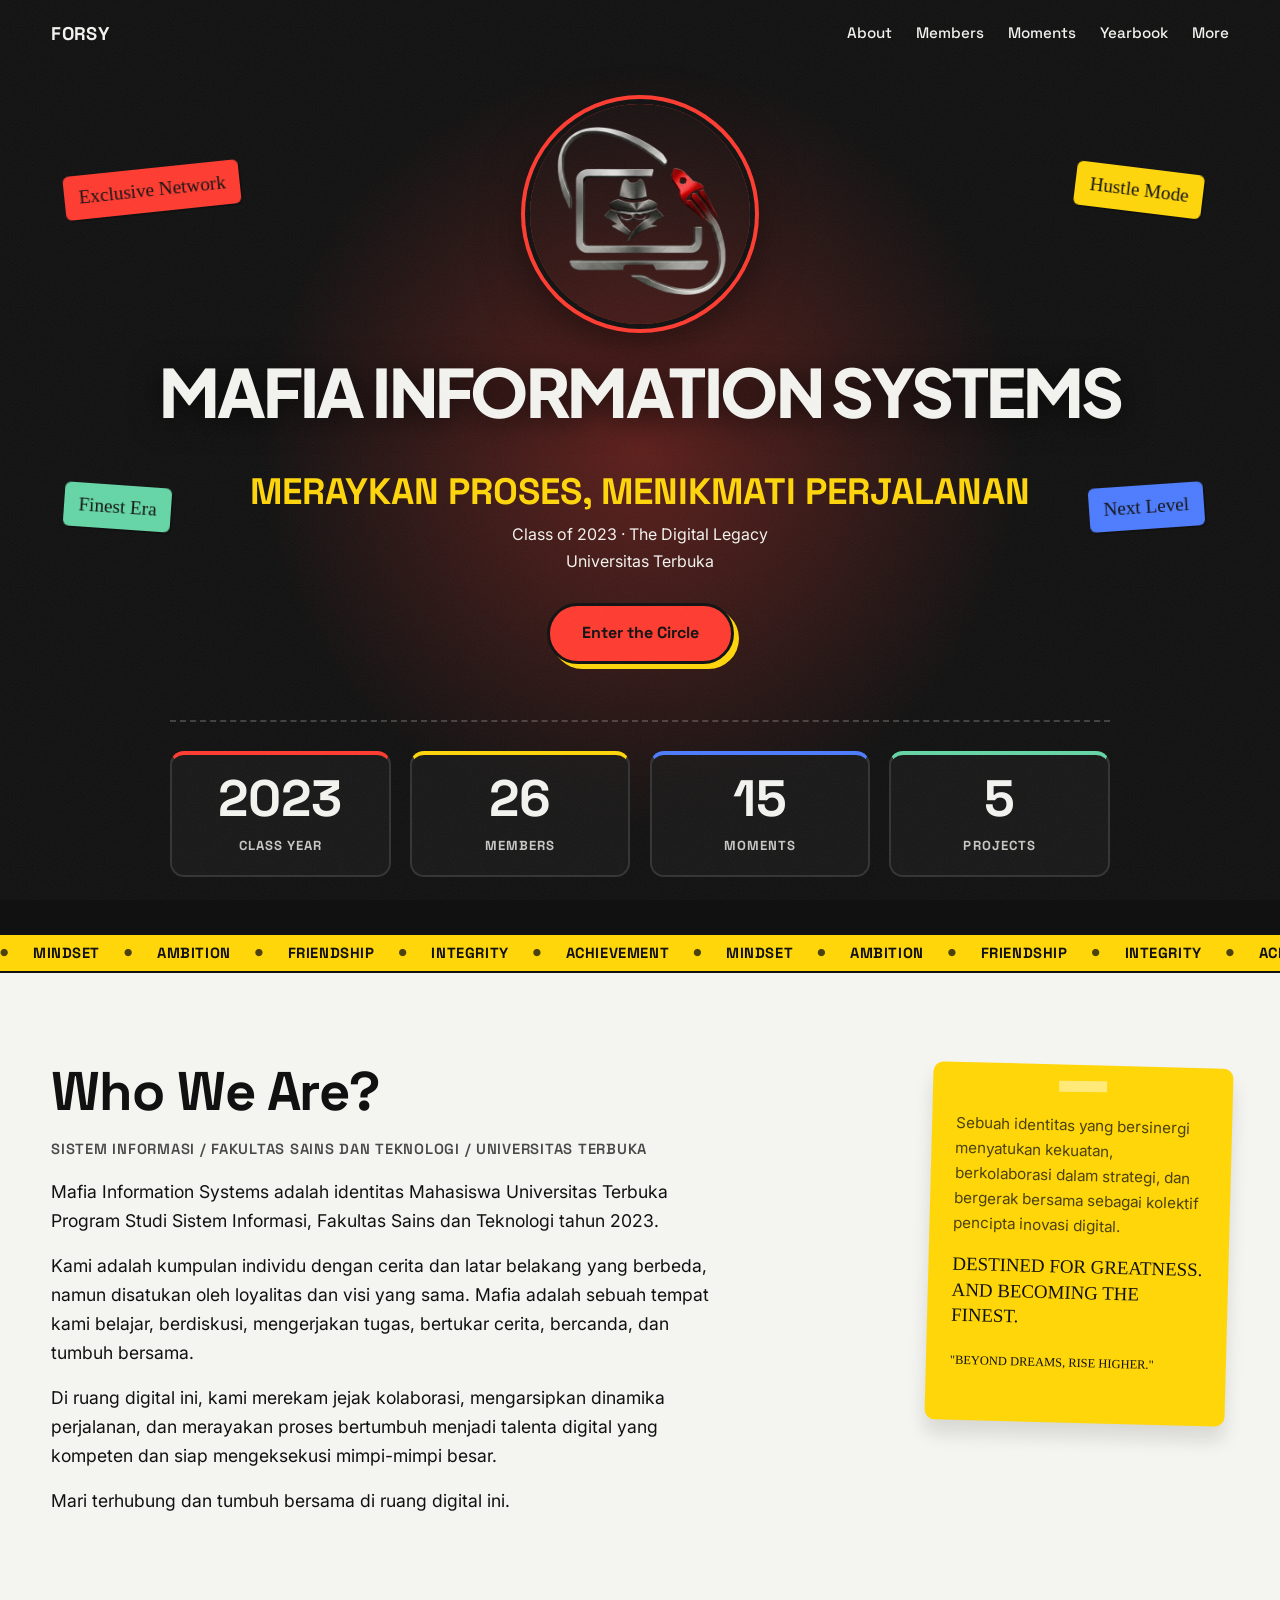
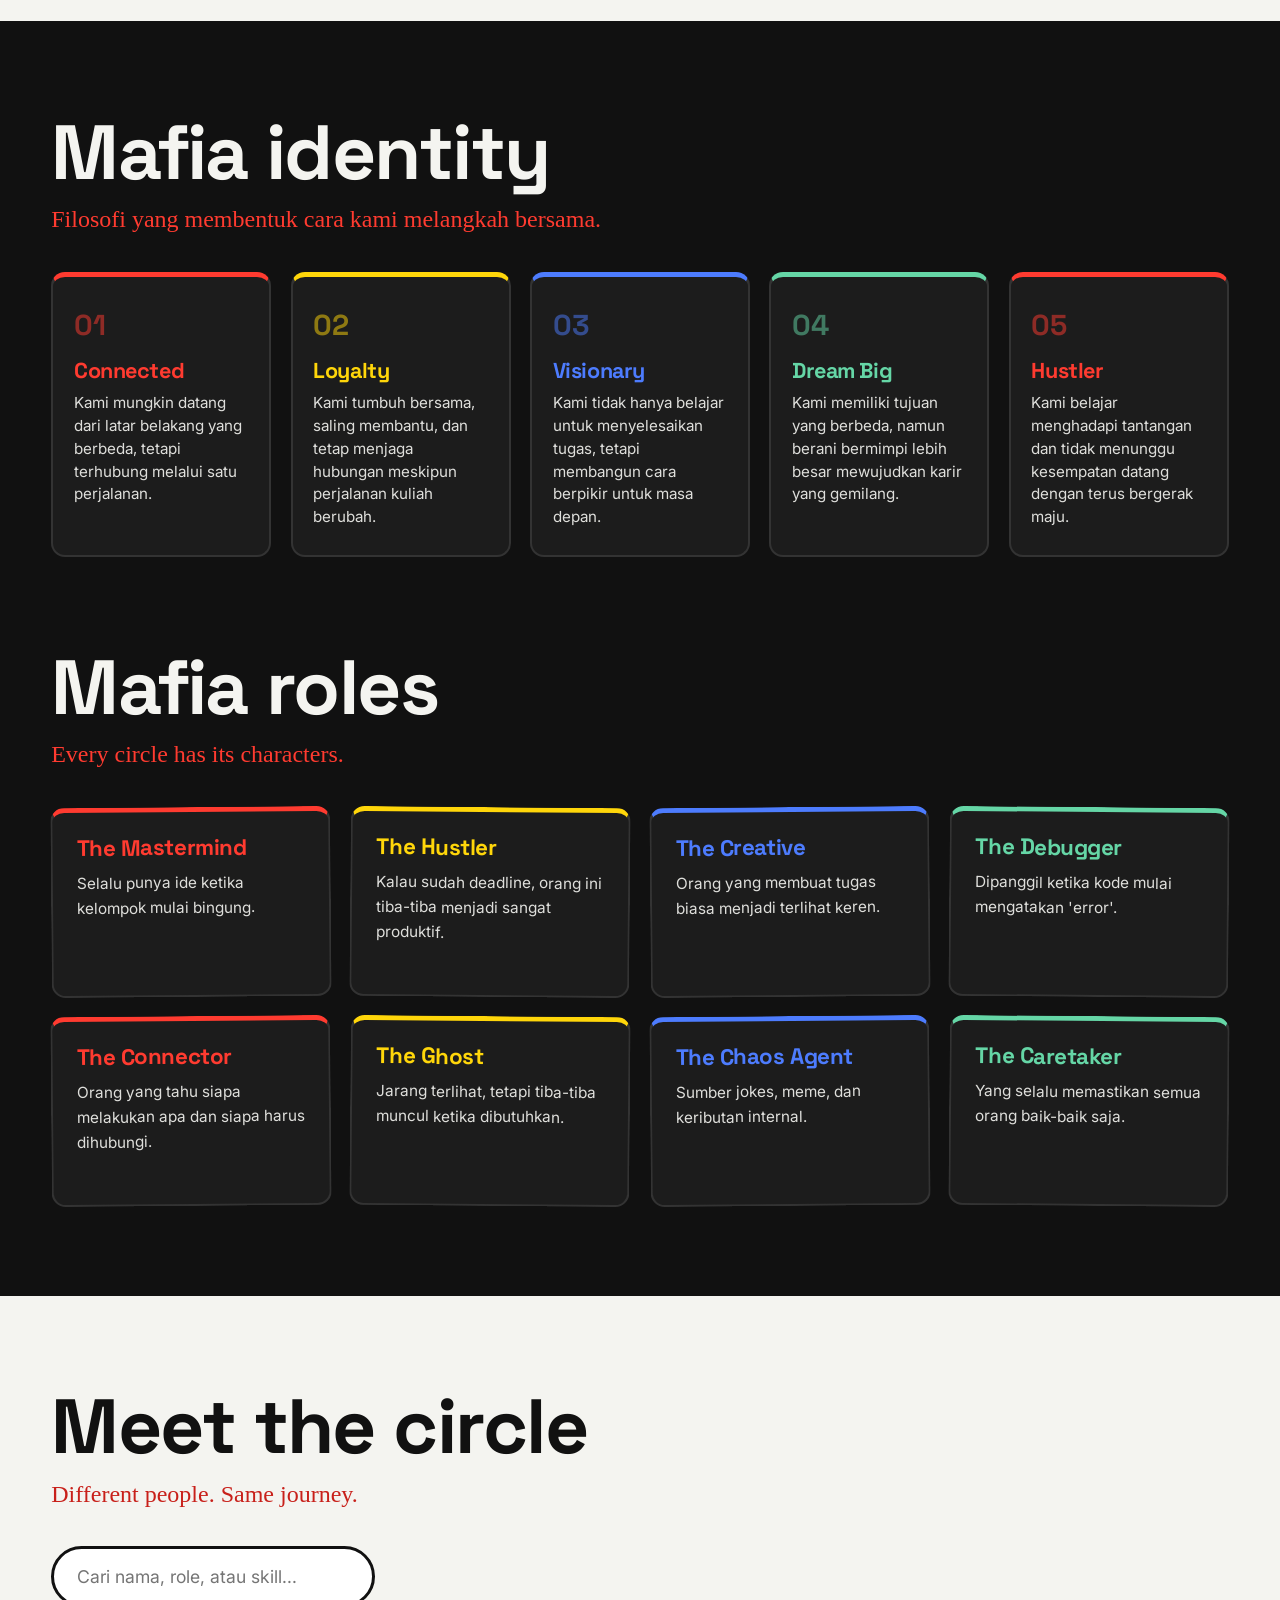
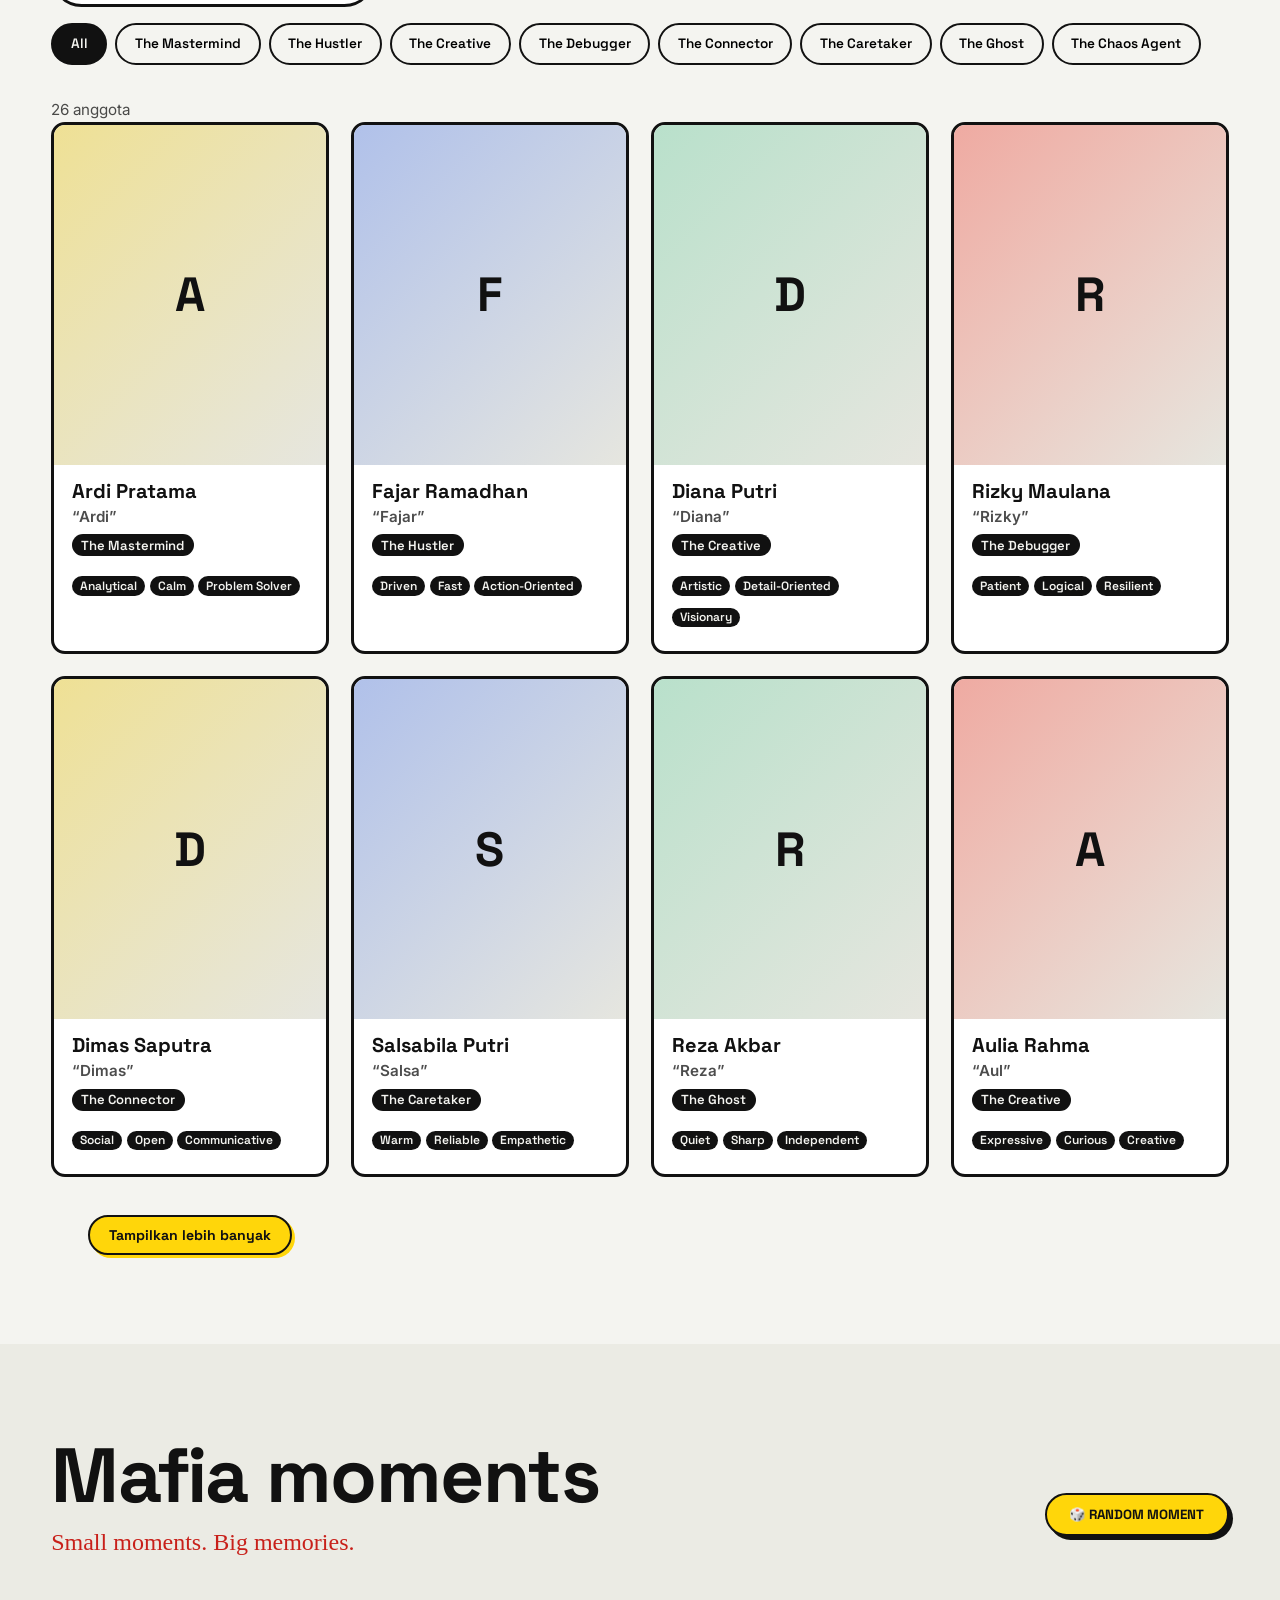
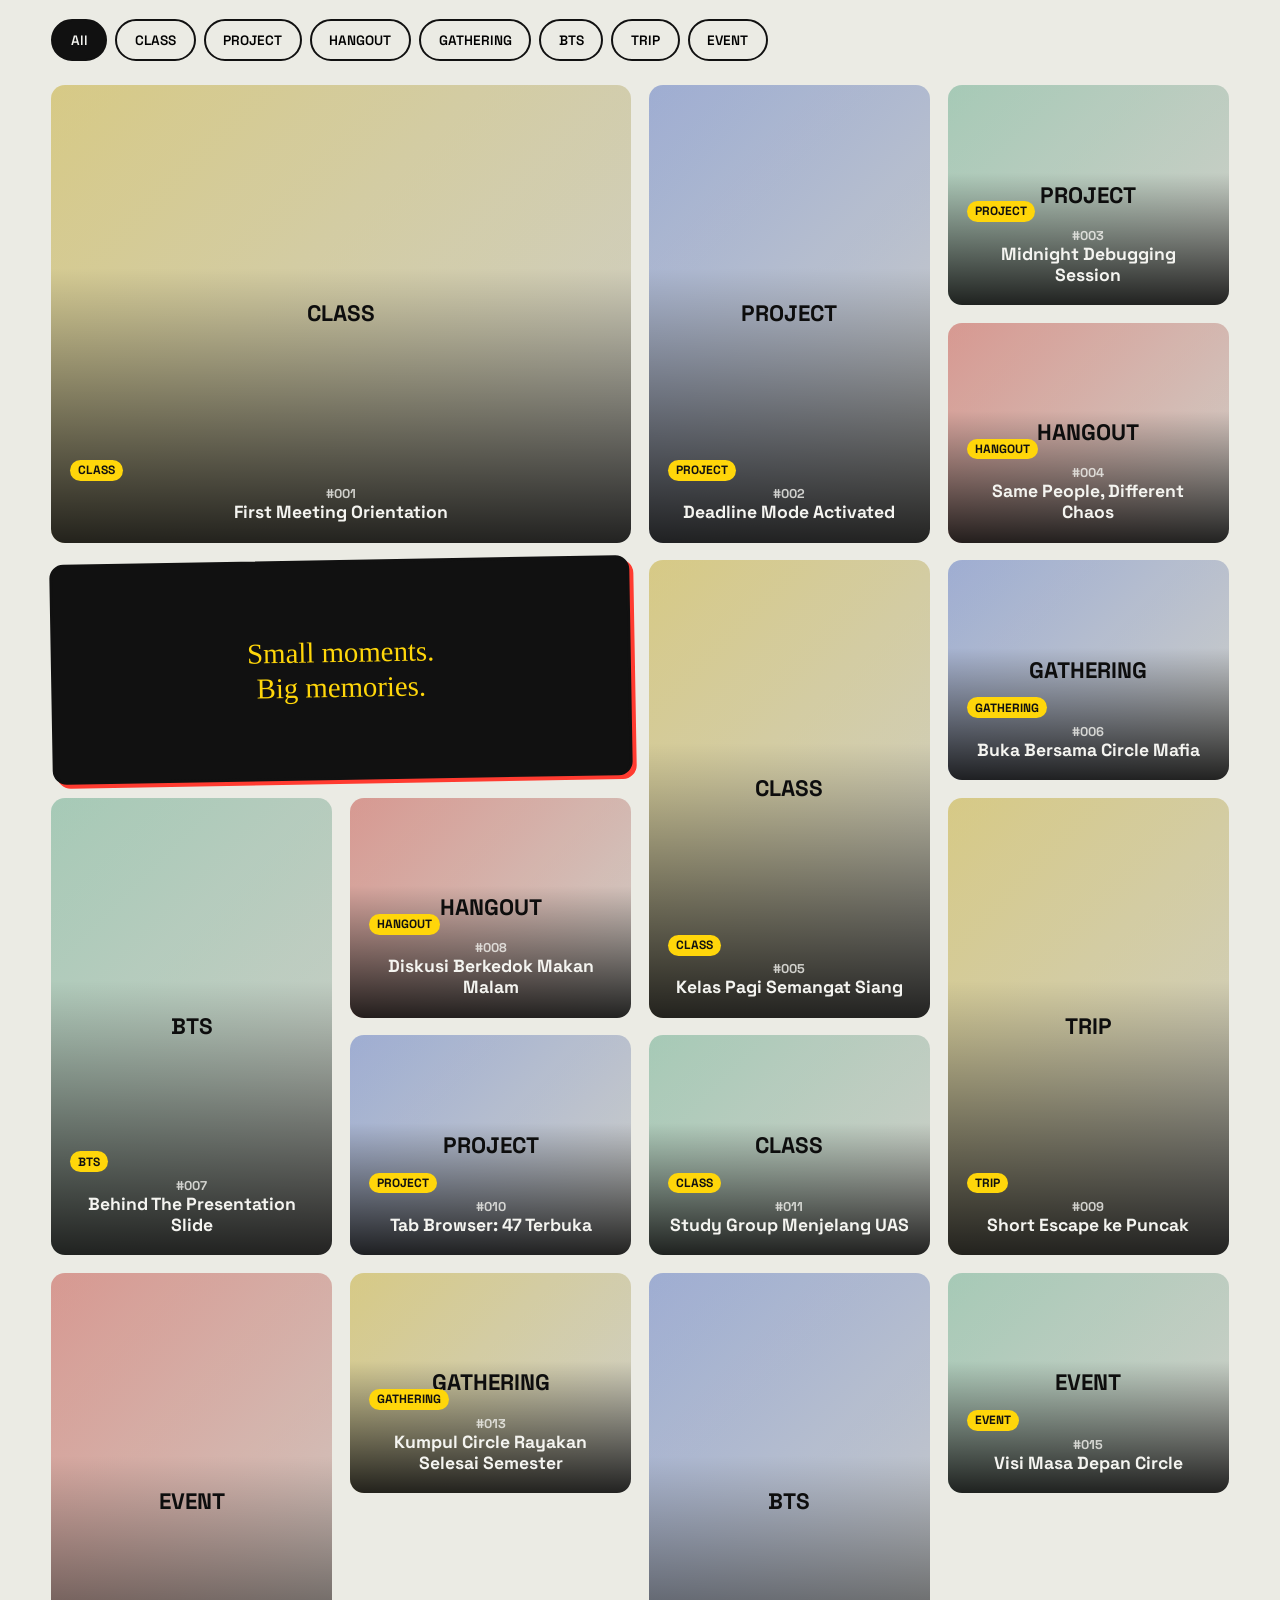
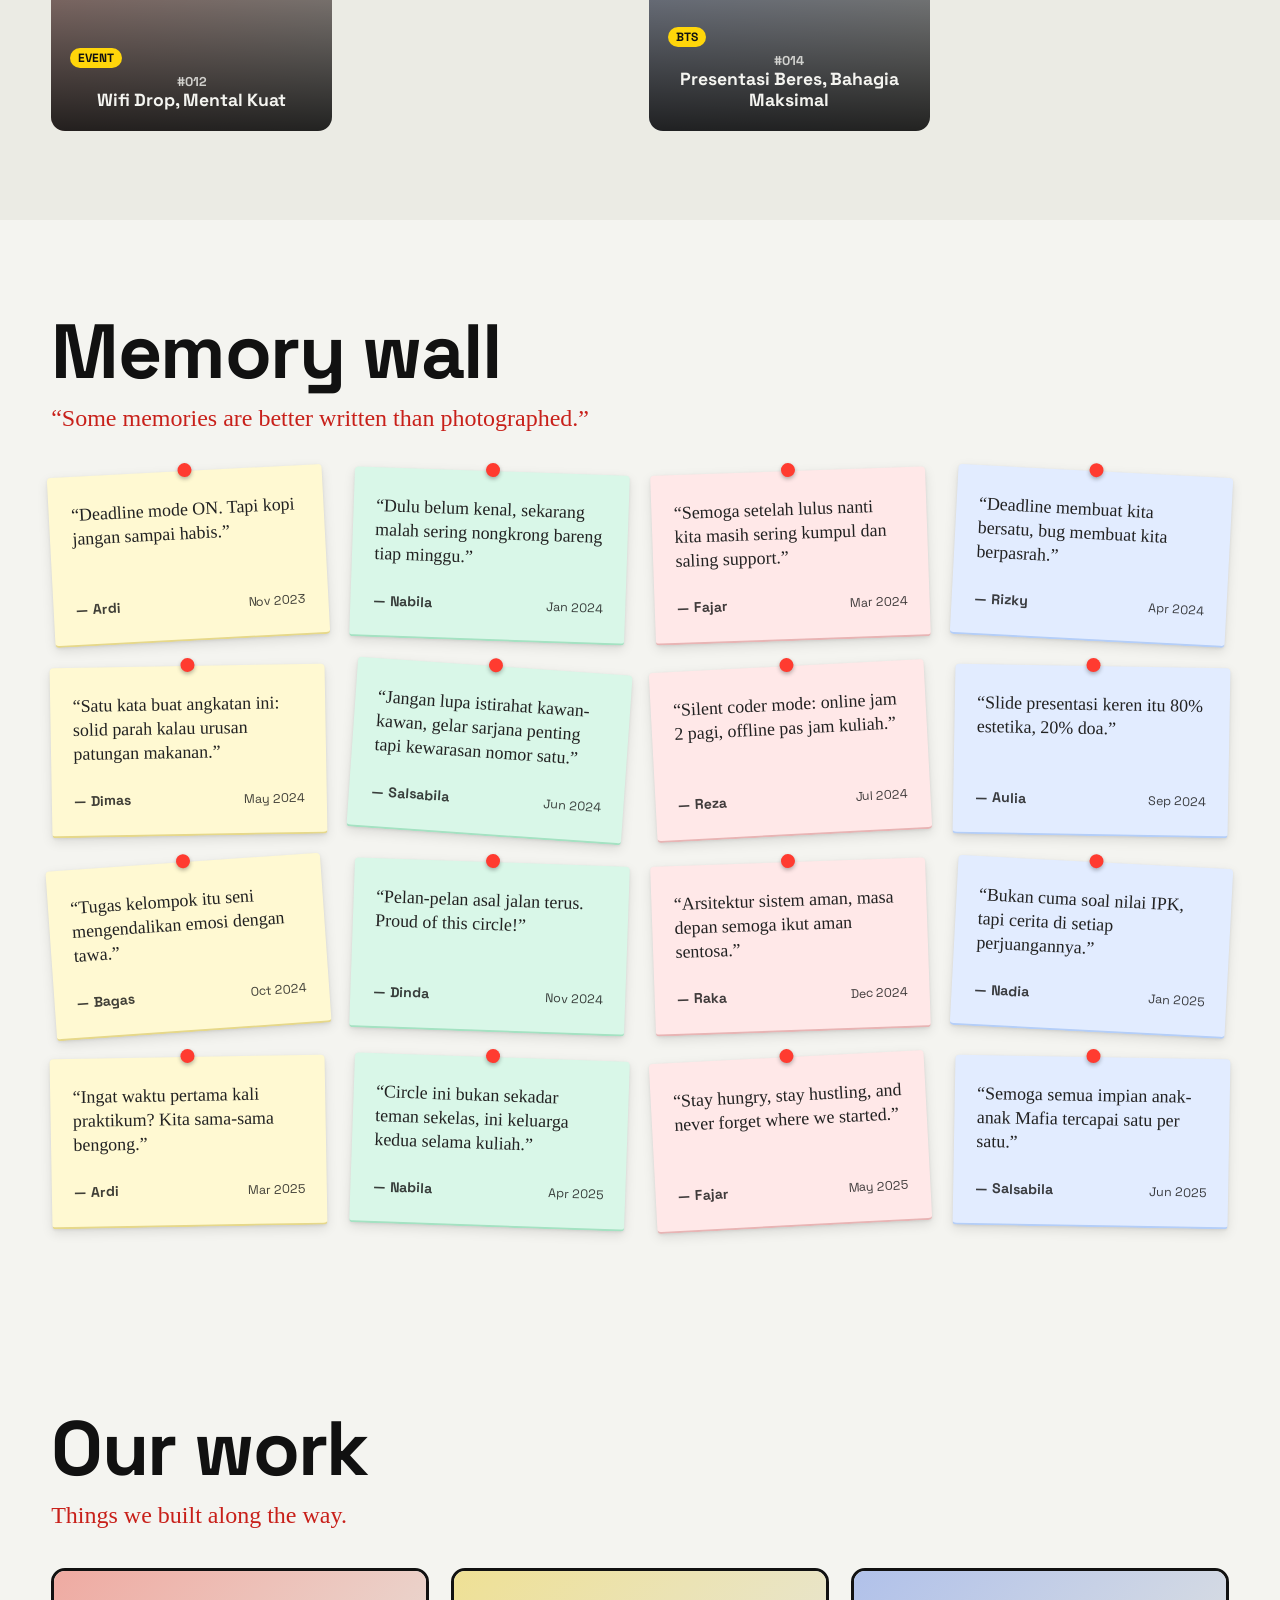
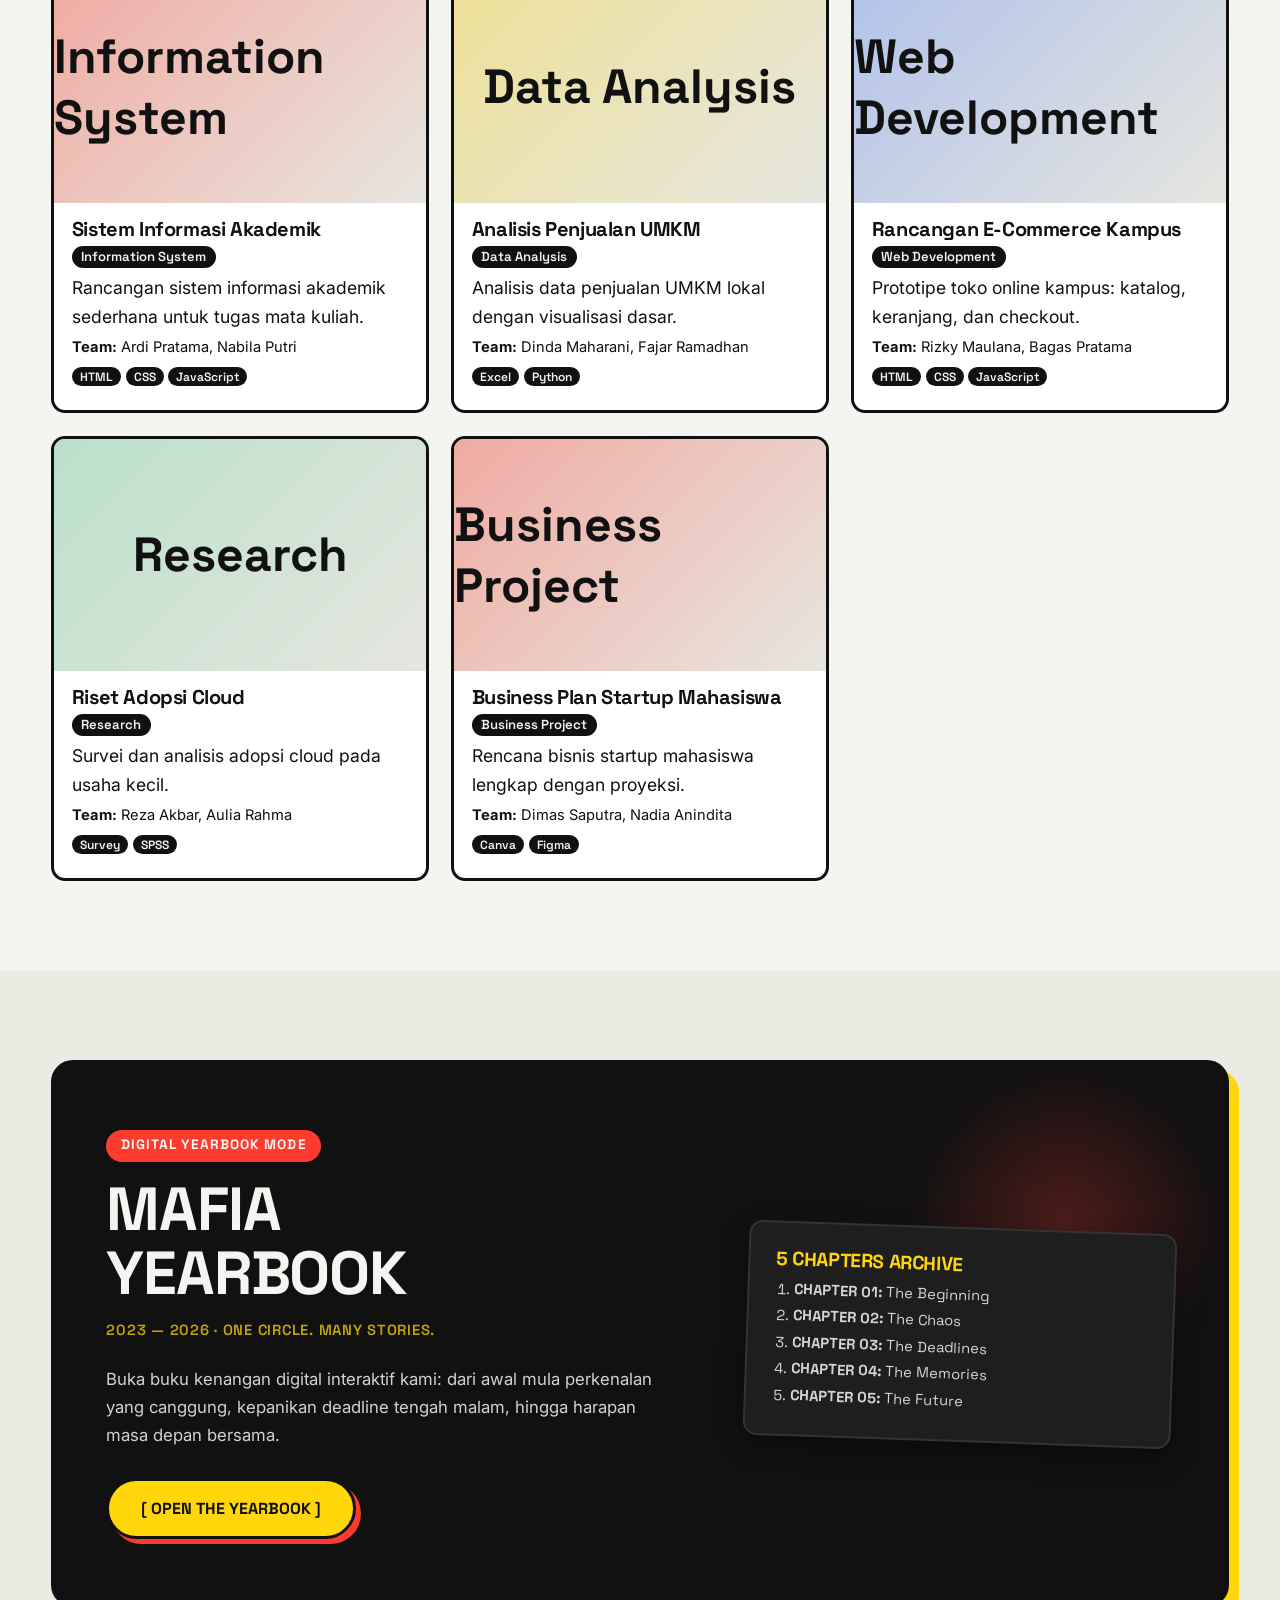
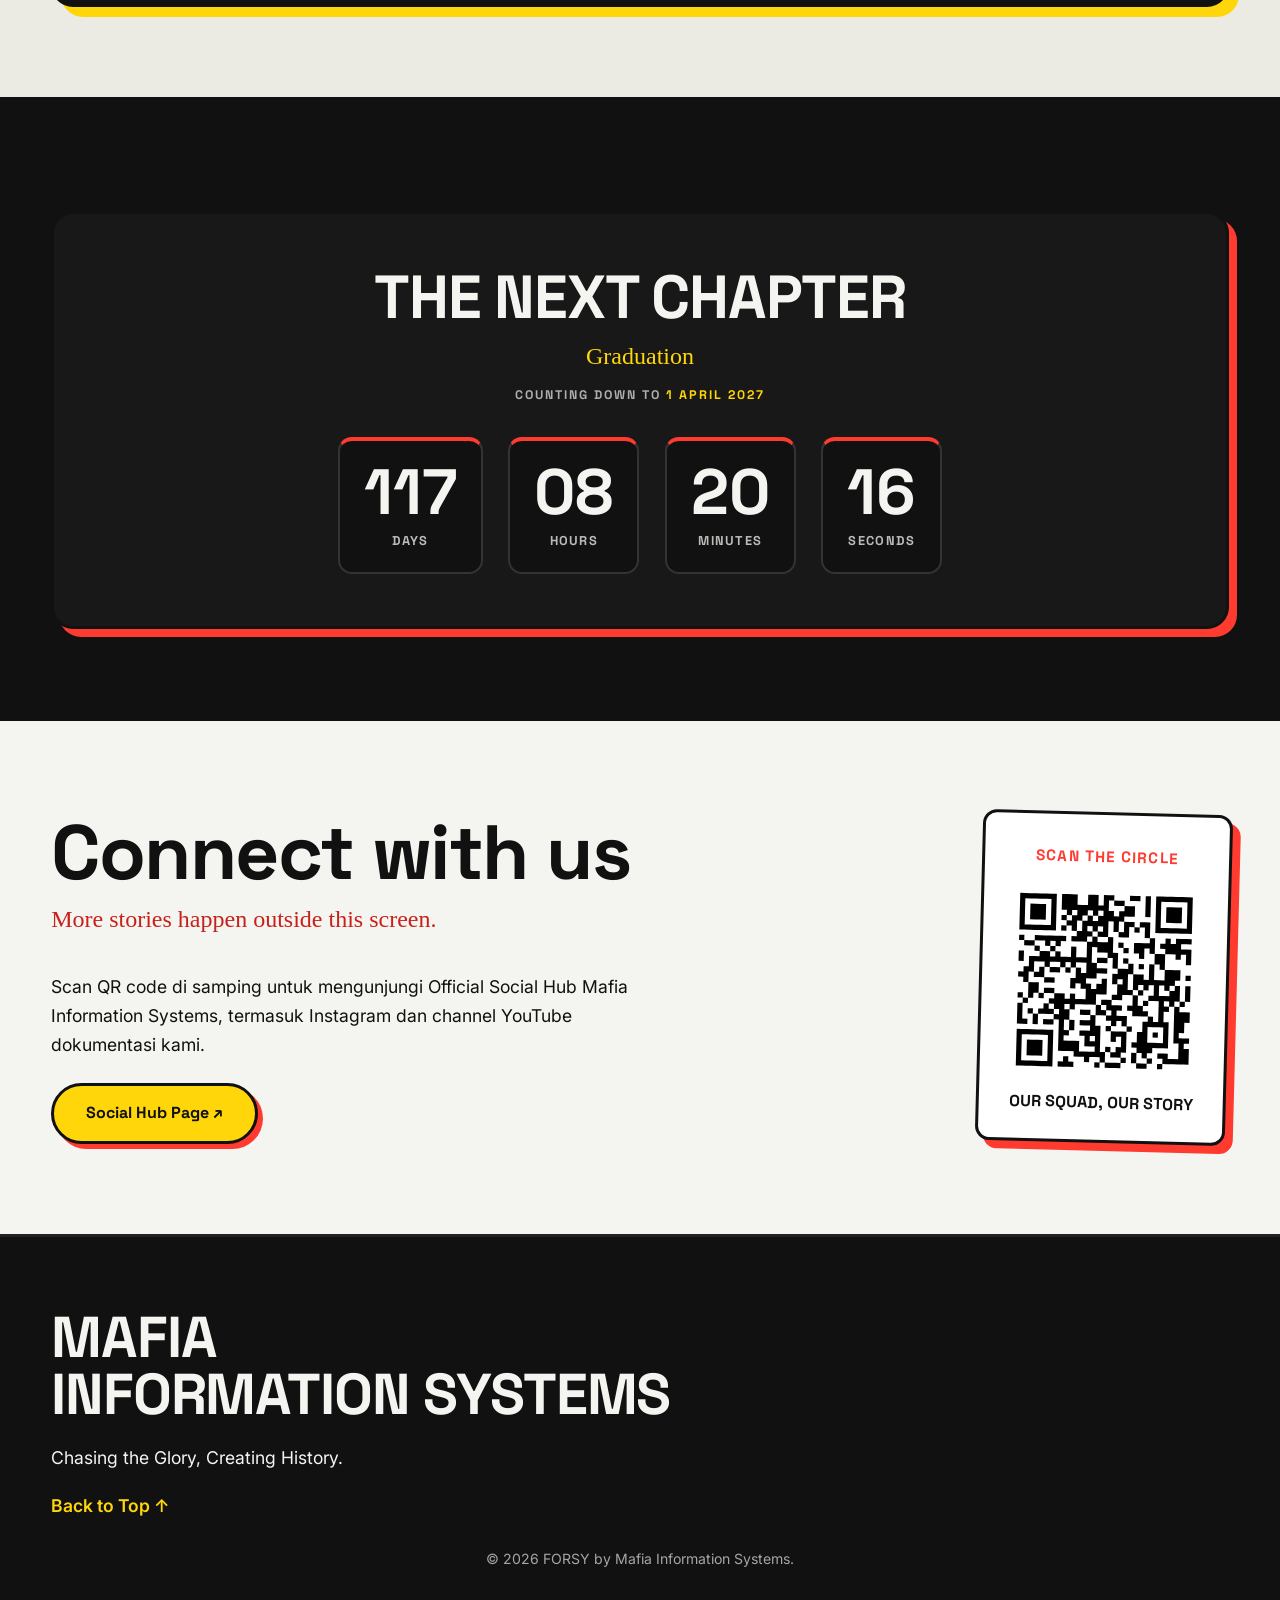
<file: mafia_landingpage/index.html>
<!DOCTYPE html>
<html lang="id">
<head>
<meta charset="UTF-8">
<meta name="viewport" content="width=device-width, initial-scale=1">
<title>Mafia Information Systems — Chasing the Glory, Creating History.</title>
<meta name="description" content="Digital Yearbook & Community Archive angkatan Sistem Informasi 2023, Universitas Terbuka. Temui anggota circle, momen berharga, proyek karya, dan dinding memori.">
<meta name="theme-color" content="#111111">
<link rel="canonical" href="https://example.com/">
<meta property="og:type" content="website">
<meta property="og:locale" content="id_ID">
<meta property="og:site_name" content="Mafia Information Systems">
<meta property="og:title" content="Mafia Information Systems — Chasing the Glory, Creating History.">
<meta property="og:description" content="Digital Yearbook & Community Archive angkatan Sistem Informasi 2023, Universitas Terbuka. Connected. Loyalty. Visionary. Dream Big. Hustler.">
<meta property="og:url" content="https://example.com/">
<meta property="og:image" content="https://example.com/assets/og-image.png">
<meta property="og:image:width" content="1200">
<meta property="og:image:height" content="630">
<meta property="og:image:alt" content="Logo Mafia Information Systems">
<meta name="twitter:card" content="summary_large_image">
<meta name="twitter:image" content="https://example.com/assets/og-image.png">
<link rel="icon" href="favicon.ico" sizes="any">
<link rel="icon" href="assets/icons/favicon-32.png" type="image/png" sizes="32x32">
<link rel="apple-touch-icon" href="assets/icons/apple-touch-icon.png">
<link rel="manifest" href="site.webmanifest">
<script type="application/ld+json">{"@context":"https://schema.org","@type":"WebSite","name":"Mafia Information Systems","url":"https://example.com/","inLanguage":"id","description":"Digital Yearbook & Community Archive angkatan Sistem Informasi 2023, Universitas Terbuka."}</script>
<link rel="preconnect" href="https://fonts.googleapis.com">
<link rel="preconnect" href="https://fonts.gstatic.com" crossorigin>
<link href="https://fonts.googleapis.com/css2?family=Inter:wght@400;500;600;700&family=Permanent+Marker&family=Plus+Jakarta+Sans:wght@700;800&family=Space+Grotesk:wght@500;700&display=swap" rel="stylesheet">
<link rel="stylesheet" href="css/style.css">
</head>
<body>
<a class="skip" href="#main">Lewati ke konten</a>
<noscript><p class="noscript">Website ini membutuhkan JavaScript untuk menampilkan anggota, memori, proyek, dan galeri.</p></noscript>
<div class="grain" aria-hidden="true"></div>
<div class="cursor" id="cursor" aria-hidden="true"><span></span></div>

<!-- Main Navigation -->
<header class="nav" id="nav">
  <a href="#home" class="nav__logo" aria-label="FORSY, home">
    <b>FORSY</b>
  </a>
  <button class="nav__toggle" id="navToggle" aria-label="Buka menu" aria-expanded="false" aria-controls="navLinks">
    <span></span><span></span>
  </button>
  <nav class="nav__links" id="navLinks" aria-label="Utama">
    <a href="#about">About</a>
    <a href="#members">Members</a>
    <a href="#moments">Moments</a>
    <a href="#open-yearbook">Yearbook</a>
    <a href="#join">More</a>
  </nav>
</header>

<main id="main">
<!-- 01: HERO SECTION -->
<section class="hero" id="home" aria-labelledby="t-home">
  <span class="sticker s-red hero__st1">Exclusive Network</span>
  <span class="sticker s-yellow hero__st2">Hustle Mode</span>
  <span class="sticker s-mint hero__st4">Finest Era</span>
  <span class="sticker s-blue hero__st3">Next Level</span>

  <img class="hero__logo" src="assets/logo/logo trans.png" srcset="assets/logo/logo trans.png 320w, assets/logo/logo trans.png 640w, assets/logo/logo trans.png 960w" sizes="(max-width:600px) 150px, 220px" alt="Logo Mafia Information Systems" width="220" height="220" fetchpriority="high" decoding="async">
  
  <h1 class="hero__title" id="t-home">
    <span class="reveal" style="--d:.8s">MAFIA INFORMATION SYSTEMS</span>
  </h1>

  <p class="hero__tag reveal" style="--d:.5s">Meraykan Proses, Menikmati Perjalanan</p>
  <p class="hero__sub reveal" style="--d:.75s">Class of 2023 · The Digital Legacy<br>Universitas Terbuka</p>

  <div class="hero__actions reveal" style="--d:.9s">
    <a href="#about" class="btn" data-cursor="go">Enter the Circle</a>
  </div>

  <!-- Dynamic Statistics (Sections 4 & 5) -->
  <div class="hero__stats reveal" style="--d:1.05s" aria-label="Statistik Angkatan">
    <div class="stat-item">
      <span class="stat-number" id="statYear">2023</span>
      <span class="stat-label">CLASS YEAR</span>
    </div>
    <div class="stat-item">
      <span class="stat-number" id="statMembers">0</span>
      <span class="stat-label">MEMBERS</span>
    </div>
    <div class="stat-item">
      <span class="stat-number" id="statMoments">0</span>
      <span class="stat-label">MOMENTS</span>
    </div>
    <div class="stat-item">
      <span class="stat-number" id="statProjects">0</span>
      <span class="stat-label">PROJECTS</span>
    </div>
  </div>
</section>

<!-- Brand Personality Marquee (Infinite Seamless Running Text) -->
<div class="marquee" role="region" aria-label="Mafia Highlights Ticker">
  <span class="sr-only">Mindset. Ambition. Friendship. Integrity. Achievement.</span>
  <div class="marquee__track" aria-hidden="true">
    <div class="marquee__group">
      <span class="marquee__sep">●</span>
      <span>MINDSET</span>
      <span class="marquee__sep">●</span>
      <span>AMBITION</span>
      <span class="marquee__sep">●</span>
      <span>FRIENDSHIP</span>
      <span class="marquee__sep">●</span>
      <span>INTEGRITY</span>
      <span class="marquee__sep">●</span>
      <span>ACHIEVEMENT</span>
      <span class="marquee__sep">●</span>
    </div>
    <div class="marquee__group">
      <span>MINDSET</span>
      <span class="marquee__sep">●</span>
      <span>AMBITION</span>
      <span class="marquee__sep">●</span>
      <span>FRIENDSHIP</span>
      <span class="marquee__sep">●</span>
      <span>INTEGRITY</span>
      <span class="marquee__sep">●</span>
      <span>ACHIEVEMENT</span>
      <span class="marquee__sep">●</span>
    </div>
    <div class="marquee__group">
      <span>MINDSET</span>
      <span class="marquee__sep">●</span>
      <span>AMBITION</span>
      <span class="marquee__sep">●</span>
      <span>FRIENDSHIP</span>
      <span class="marquee__sep">●</span>
      <span>INTEGRITY</span>
      <span class="marquee__sep">●</span>
      <span>ACHIEVEMENT</span>
      <span class="marquee__sep">●</span>
    </div>
    <div class="marquee__group">
      <span>MINDSET</span>
      <span class="marquee__sep">●</span>
      <span>AMBITION</span>
      <span class="marquee__sep">●</span>
      <span>FRIENDSHIP</span>
      <span class="marquee__sep">●</span>
      <span>INTEGRITY</span>
      <span class="marquee__sep">●</span>
      <span>ACHIEVEMENT</span>
      <span class="marquee__sep">●</span>
    </div>
  </div>
</div>

<!-- 02: ABOUT THE CIRCLE -->
<section class="sec" id="about" aria-labelledby="t-about">
  <div class="wrap about">
    <div>
      <h2 id="t-about">Who We Are?</h2>
      <p class="meta">Sistem Informasi / Fakultas Sains dan Teknologi / Universitas Terbuka</p>
      <p>Mafia Information Systems adalah identitas Mahasiswa Universitas Terbuka Program Studi Sistem Informasi, Fakultas Sains dan Teknologi tahun 2023.</p>
      <p>Kami adalah kumpulan individu dengan cerita dan latar belakang yang berbeda, namun disatukan oleh loyalitas dan visi yang sama. Mafia adalah sebuah tempat kami belajar, berdiskusi, mengerjakan tugas, bertukar cerita, bercanda, dan tumbuh bersama.</p>
      <p>Di ruang digital ini, kami merekam jejak kolaborasi, mengarsipkan dinamika perjalanan, dan merayakan proses bertumbuh menjadi talenta digital yang kompeten dan siap mengeksekusi mimpi-mimpi besar.</p>
      <p>Mari terhubung dan tumbuh bersama di ruang digital ini.</p>
    </div>
    <aside class="about__side">
      <p class="note">Sebuah identitas yang bersinergi menyatukan kekuatan, berkolaborasi dalam strategi, dan bergerak bersama sebagai kolektif pencipta inovasi digital.</p>
      <p class="chars">DESTINED FOR GREATNESS.<br>AND BECOMING THE FINEST.</p>
      <p class="chars chars--small">"BEYOND DREAMS, RISE HIGHER."</p>
    </aside>
  </div>
</section>

<!-- 03: MAFIA IDENTITY (BRAND PHILOSOPHY) -->
<section class="sec sec--dark" id="identity" aria-labelledby="t-identity">
  <div class="wrap">
    <h2 id="t-identity">Mafia identity</h2>
    <p class="lead">Filosofi yang membentuk cara kami melangkah bersama.</p>
    <div class="phil-grid" id="philGrid"></div>
  </div>
</section>

<!-- 04: MAFIA ROLES -->
<section class="sec sec--dark" id="roles" aria-labelledby="t-roles" style="padding-top:0;">
  <div class="wrap">
    <h2 id="t-roles">Mafia roles</h2>
    <p class="lead">Every circle has its characters.</p>
    <div class="roles" id="roleGrid"></div>
  </div>
</section>

<!-- 05: MEET THE CIRCLE (MEMBERS) -->
<section class="sec" id="members" aria-labelledby="t-members">
  <div class="wrap">
    <h2 id="t-members">Meet the circle</h2>
    <p class="lead">Different people. Same journey.</p>
    <div class="tools">
      <label class="sr-only" for="search">Cari anggota</label>
      <input type="search" id="search" placeholder="Cari nama, role, atau skill..." autocomplete="off">
      <div class="chips" id="chips" role="group" aria-label="Filter role anggota"></div>
    </div>
    <!-- DEMO DATA — Replace with actual member data (data/members.json). -->
    <p class="note" id="count" role="status"></p>
    <div class="grid" id="memberGrid"></div>
  </div>
</section>

<!-- 06: MAFIA MOMENTS (MEMORY RECORDS) -->
<section class="sec sec--tint" id="moments" aria-labelledby="t-moments">
  <div class="wrap">
    <div class="moments-header-actions">
      <div>
        <h2 id="t-moments">Mafia moments</h2>
        <p class="lead">Small moments. Big memories.</p>
      </div>
      <button type="button" class="random-moment-btn" id="randomMomentBtn" data-cursor="go">
        🎲 RANDOM MOMENT
      </button>
    </div>
    <div class="chips" id="momentChips" role="group" aria-label="Filter kategori momen"></div>
    <div class="moments" id="momentGrid"></div>
  </div>
</section>

<!-- 07: MEMORY WALL (STICKY NOTES) -->
<section class="sec" id="memories" aria-labelledby="t-memories">
  <div class="wrap">
    <h2 id="t-memories">Memory wall</h2>
    <p class="lead">“Some memories are better written than photographed.”</p>
    <div class="memories-wall" id="memoryWallGrid"></div>
  </div>
</section>

<!-- 08: OUR WORK (PROJECTS) -->
<section class="sec" id="projects" aria-labelledby="t-projects">
  <div class="wrap">
    <h2 id="t-projects">Our work</h2>
    <p class="lead">Things we built along the way.</p>
    <div class="grid grid--3" id="projectGrid"></div>
  </div>
</section>

<!-- 09: OPEN THE YEARBOOK (CTA HEROIC BANNER) -->
<section class="sec sec--tint" id="open-yearbook" aria-labelledby="t-yearbook-banner">
  <div class="wrap">
    <div class="yearbook-banner">
      <div>
        <span class="yb-badge">DIGITAL YEARBOOK MODE</span>
        <h2 class="yb-title" id="t-yearbook-banner">MAFIA<br>YEARBOOK</h2>
        <p class="meta" style="color:var(--yellow);margin-top:0;">2023 — 2026 · ONE CIRCLE. MANY STORIES.</p>
        <p class="yb-desc">Buka buku kenangan digital interaktif kami: dari awal mula perkenalan yang canggung, kepanikan deadline tengah malam, hingga harapan masa depan bersama.</p>
        <a href="yearbook.html" class="btn btn--yellow" data-cursor="open">[ OPEN THE YEARBOOK ]</a>
      </div>
      <div class="yb-preview-card">
        <h4>5 CHAPTERS ARCHIVE</h4>
        <ol>
          <li><b>CHAPTER 01:</b> The Beginning</li>
          <li><b>CHAPTER 02:</b> The Chaos</li>
          <li><b>CHAPTER 03:</b> The Deadlines</li>
          <li><b>CHAPTER 04:</b> The Memories</li>
          <li><b>CHAPTER 05:</b> The Future</li>
        </ol>
      </div>
    </div>
  </div>
</section>

<!-- 10: NEXT CHAPTER (GRADUATION COUNTDOWN) -->
<section class="sec sec--dark" id="next-chapter" aria-labelledby="t-next-chapter">
  <div class="wrap">
    <div class="next-chapter-box">
      <h2 id="t-next-chapter">THE NEXT CHAPTER</h2>
      <p class="next-chapter-sub">Graduation</p>
      <p class="cd-date">COUNTING DOWN TO <time datetime="2027-04-01">1 APRIL 2027</time></p>
      
      <div id="countdownGrid" class="countdown-grid" role="timer" aria-label="Countdown to graduation on 1 April 2027" hidden>
        <div class="cd-unit">
          <span class="cd-val" id="cdDays">000</span>
          <span class="cd-lbl">DAYS</span>
        </div>
        <div class="cd-unit">
          <span class="cd-val" id="cdHours">00</span>
          <span class="cd-lbl">HOURS</span>
        </div>
        <div class="cd-unit">
          <span class="cd-val" id="cdMinutes">00</span>
          <span class="cd-lbl">MINUTES</span>
        </div>
        <div class="cd-unit">
          <span class="cd-val" id="cdSeconds">00</span>
          <span class="cd-lbl">SECONDS</span>
        </div>
      </div>

      <div id="cdStatus" class="cd-coming-soon">COMING SOON</div>
    </div>
  </div>
</section>

<!-- 11: SCAN THE CIRCLE (QR CODE & SOCIAL HUB) -->
<section class="sec sec--border-top" id="join" aria-labelledby="t-join">
  <div class="wrap join">
    <div class="join__txt">
      <h2 id="t-join">Connect with us</h2>
      <p class="lead">More stories happen outside this screen.</p>
      <p>Scan QR code di samping untuk mengunjungi Official Social Hub Mafia Information Systems, termasuk Instagram dan channel YouTube dokumentasi kami.</p>
      <div class="social-button-group">
        <a class="btn btn--yellow" href="social.html">Social Hub Page ↗</a>
      </div>
    </div>

    <!-- QR Code Brand Object (Section 27) -->
    <div class="qr-brand-object">
      <div class="qr-brand-header">SCAN THE CIRCLE</div>
      <div id="qr" aria-label="QR Code menuju Social Hub"></div>
      <div class="qr-brand-footer">
        <p class="qr-brand-name">OUR SQUAD, OUR STORY</p>
      </div>
    </div>
  </div>
</section>
</main>

<!-- 12: FOOTER -->
<footer class="footer">
  <div class="wrap">
    <p class="footer__big">MAFIA<br>INFORMATION SYSTEMS</p>
    <p> Chasing the Glory, Creating History.</p>
    <p>
      <a href="#home">Back to Top ↑</a>
    </p>
    <p class="small">© 2026 FORSY by Mafia Information Systems.</p>
  </div>
</footer>

<!-- ============================================================
     MODALS & DIALOGS
     ============================================================ -->

<!-- Member Profile Modal -->
<div class="modal" id="modal" role="dialog" aria-modal="true" aria-labelledby="mName" hidden>
  <button class="modal__close" data-close aria-label="Tutup dialog profile">&times;</button>
  <div class="modal__box">
    <div id="modalBody"></div>
  </div>
</div>

<!-- Mafia Moments / Memory Record Modal (Section 8, 9, 10) -->
<div class="modal" id="momentModal" role="dialog" aria-modal="true" aria-label="Memory Record Detail" hidden>
  <button class="modal__close" data-close aria-label="Tutup dialog memori">&times;</button>
  <div class="modal__box">
    <div id="momentModalBody"></div>
  </div>
</div>

<!-- General Lightbox (for zooming) -->
<div class="modal lightbox" id="lightbox" role="dialog" aria-modal="true" aria-label="Tampilan Foto" hidden>
  <button class="modal__close" data-close aria-label="Tutup tampilan foto">&times;</button>
  <button class="lightbox__nav lightbox__prev" id="lbPrev" aria-label="Foto sebelumnya">&#8249;</button>
  <figure>
    <div id="lbImg"></div>
    <figcaption id="lbCap"></figcaption>
  </figure>
  <button class="lightbox__nav lightbox__next" id="lbNext" aria-label="Foto berikutnya">&#8250;</button>
</div>


<!-- Modular Scripts -->
<script src="js/vendor/qrcode.js" defer></script>
<script src="js/config.js" defer></script>
<script src="js/members.js" defer></script>
<script src="js/gallery.js" defer></script>
<script src="js/memories.js" defer></script>
<script src="js/projects.js" defer></script>
<script src="js/qr.js" defer></script>
<script src="js/main.js" defer></script>
</body>
</html>
</file>
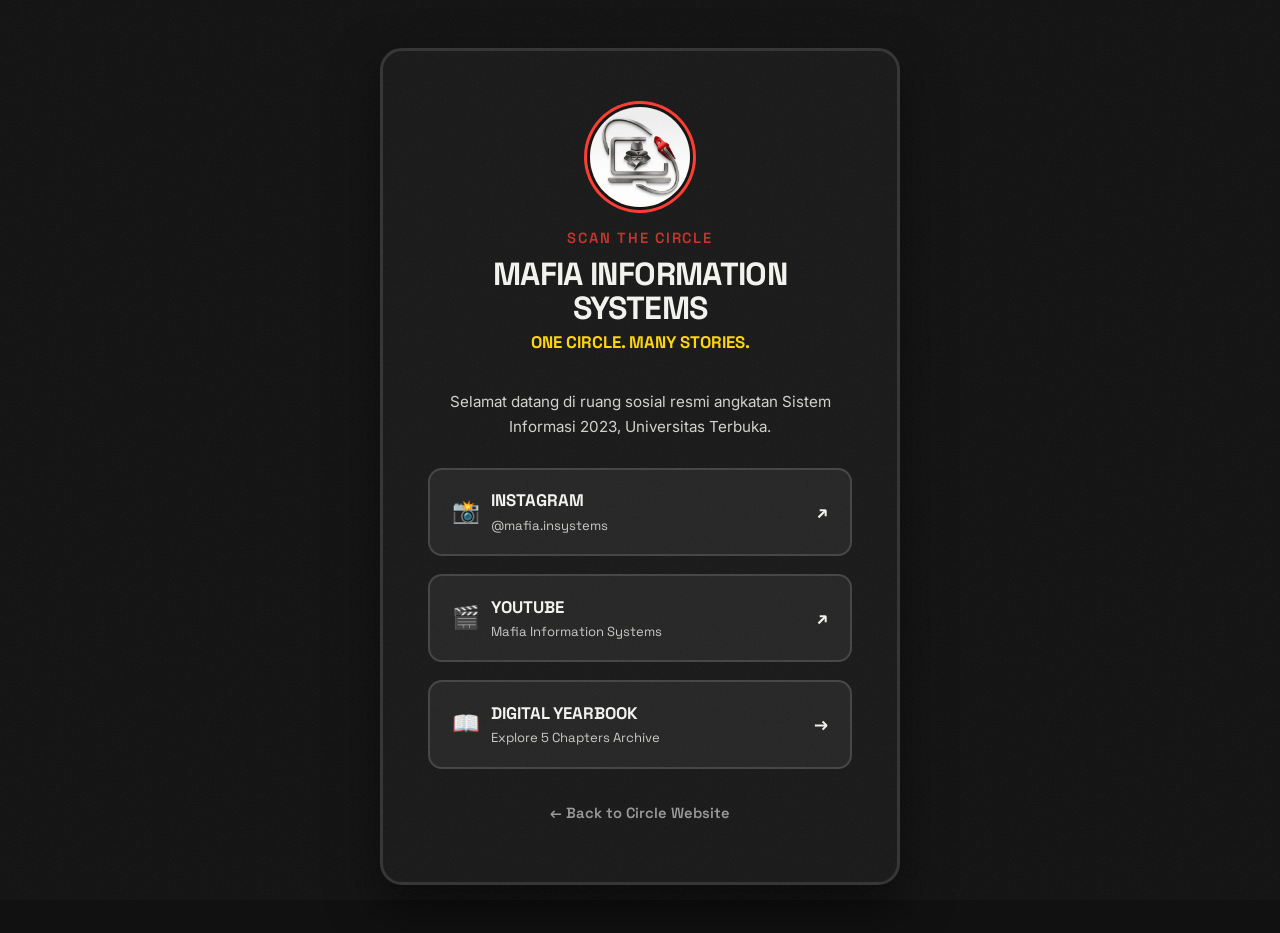
<file: mafia_landingpage/social.html>
<!DOCTYPE html>
<html lang="id">
<head>
<meta charset="UTF-8">
<meta name="viewport" content="width=device-width, initial-scale=1">
<title>Social Hub — Mafia Information Systems</title>
<meta name="description" content="Official Social Hub Mafia Information Systems. Follow our Instagram @mafia.insystems and YouTube Channel.">
<meta name="theme-color" content="#111111">
<link rel="canonical" href="https://example.com/social.html">
<meta property="og:type" content="website">
<meta property="og:title" content="Social Hub — Mafia Information Systems">
<meta property="og:description" content="Scan the circle. Follow official Instagram & YouTube of Mafia Information Systems.">
<meta property="og:image" content="https://example.com/assets/og-image.png">
<link rel="icon" href="favicon.ico" sizes="any">
<link rel="icon" href="assets/icons/favicon-32.png" type="image/png" sizes="32x32">
<link rel="apple-touch-icon" href="assets/icons/apple-touch-icon.png">
<link rel="manifest" href="site.webmanifest">
<link rel="preconnect" href="https://fonts.googleapis.com">
<link rel="preconnect" href="https://fonts.gstatic.com" crossorigin>
<link href="https://fonts.googleapis.com/css2?family=Inter:wght@400;500;600;700&family=Permanent+Marker&family=Plus+Jakarta+Sans:wght@700;800&family=Space+Grotesk:wght@500;700&display=swap" rel="stylesheet">
<link rel="stylesheet" href="css/style.css">
</head>
<body class="social-hub-page">
<div class="grain" aria-hidden="true"></div>

<main class="social-hub-card">
  <img class="social-hub-logo" src="assets/logo/mafia-logo-320.webp" alt="Logo Mafia Information Systems" width="100" height="100">
  
  <p class="meta" style="color:var(--red);margin:0 0 .4rem;letter-spacing:.12em;">SCAN THE CIRCLE</p>
  <h1>MAFIA INFORMATION SYSTEMS</h1>
  <p class="social-hub-tagline">ONE CIRCLE. MANY STORIES.</p>

  <p style="font-size:.95rem;opacity:.85;margin-bottom:1.8rem;">
    Selamat datang di ruang sosial resmi angkatan Sistem Informasi 2023, Universitas Terbuka.
  </p>

  <div class="social-links-list">
    <!-- Instagram -->
    <a href="https://www.instagram.com/mafia.insystems/" target="_blank" rel="noopener" class="social-action-btn">
      <span style="display:flex;align-items:center;gap:.7rem;">
        <span style="font-size:1.4rem;">📸</span>
        <span style="text-align:left;">
          <span style="display:block;font-size:1.05rem;">INSTAGRAM</span>
          <span style="display:block;font-size:.82rem;font-weight:400;opacity:.8;">@mafia.insystems</span>
        </span>
      </span>
      <span>↗</span>
    </a>

    <!-- YouTube -->
    <a href="https://www.youtube.com/channel/UCd2Jshkolu7lEIdCZVqCGZg" target="_blank" rel="noopener" class="social-action-btn social-action-btn--yt">
      <span style="display:flex;align-items:center;gap:.7rem;">
        <span style="font-size:1.4rem;">🎬</span>
        <span style="text-align:left;">
          <span style="display:block;font-size:1.05rem;">YOUTUBE</span>
          <span style="display:block;font-size:.82rem;font-weight:400;opacity:.8;">Mafia Information Systems</span>
        </span>
      </span>
      <span>↗</span>
    </a>

    <!-- Digital Yearbook -->
    <a href="yearbook.html" class="social-action-btn">
      <span style="display:flex;align-items:center;gap:.7rem;">
        <span style="font-size:1.4rem;">📖</span>
        <span style="text-align:left;">
          <span style="display:block;font-size:1.05rem;">DIGITAL YEARBOOK</span>
          <span style="display:block;font-size:.82rem;font-weight:400;opacity:.8;">Explore 5 Chapters Archive</span>
        </span>
      </span>
      <span>→</span>
    </a>
  </div>

  <a href="index.html" class="social-hub-back">← Back to Circle Website</a>
</main>

<script src="js/config.js"></script>
<script>
  // Ensure links pull from central SITE_CONFIG if modified
  document.addEventListener("DOMContentLoaded", () => {
    if (window.SITE_CONFIG) {
      const igLink = document.querySelector('a[href*="instagram.com"]');
      const ytLink = document.querySelector('a[href*="youtube.com"]');
      if (igLink && SITE_CONFIG.instagramUrl) igLink.href = SITE_CONFIG.instagramUrl;
      if (ytLink && SITE_CONFIG.youtubeUrl) ytLink.href = SITE_CONFIG.youtubeUrl;
    }
  });
</script>
</body>
</html>
</file>
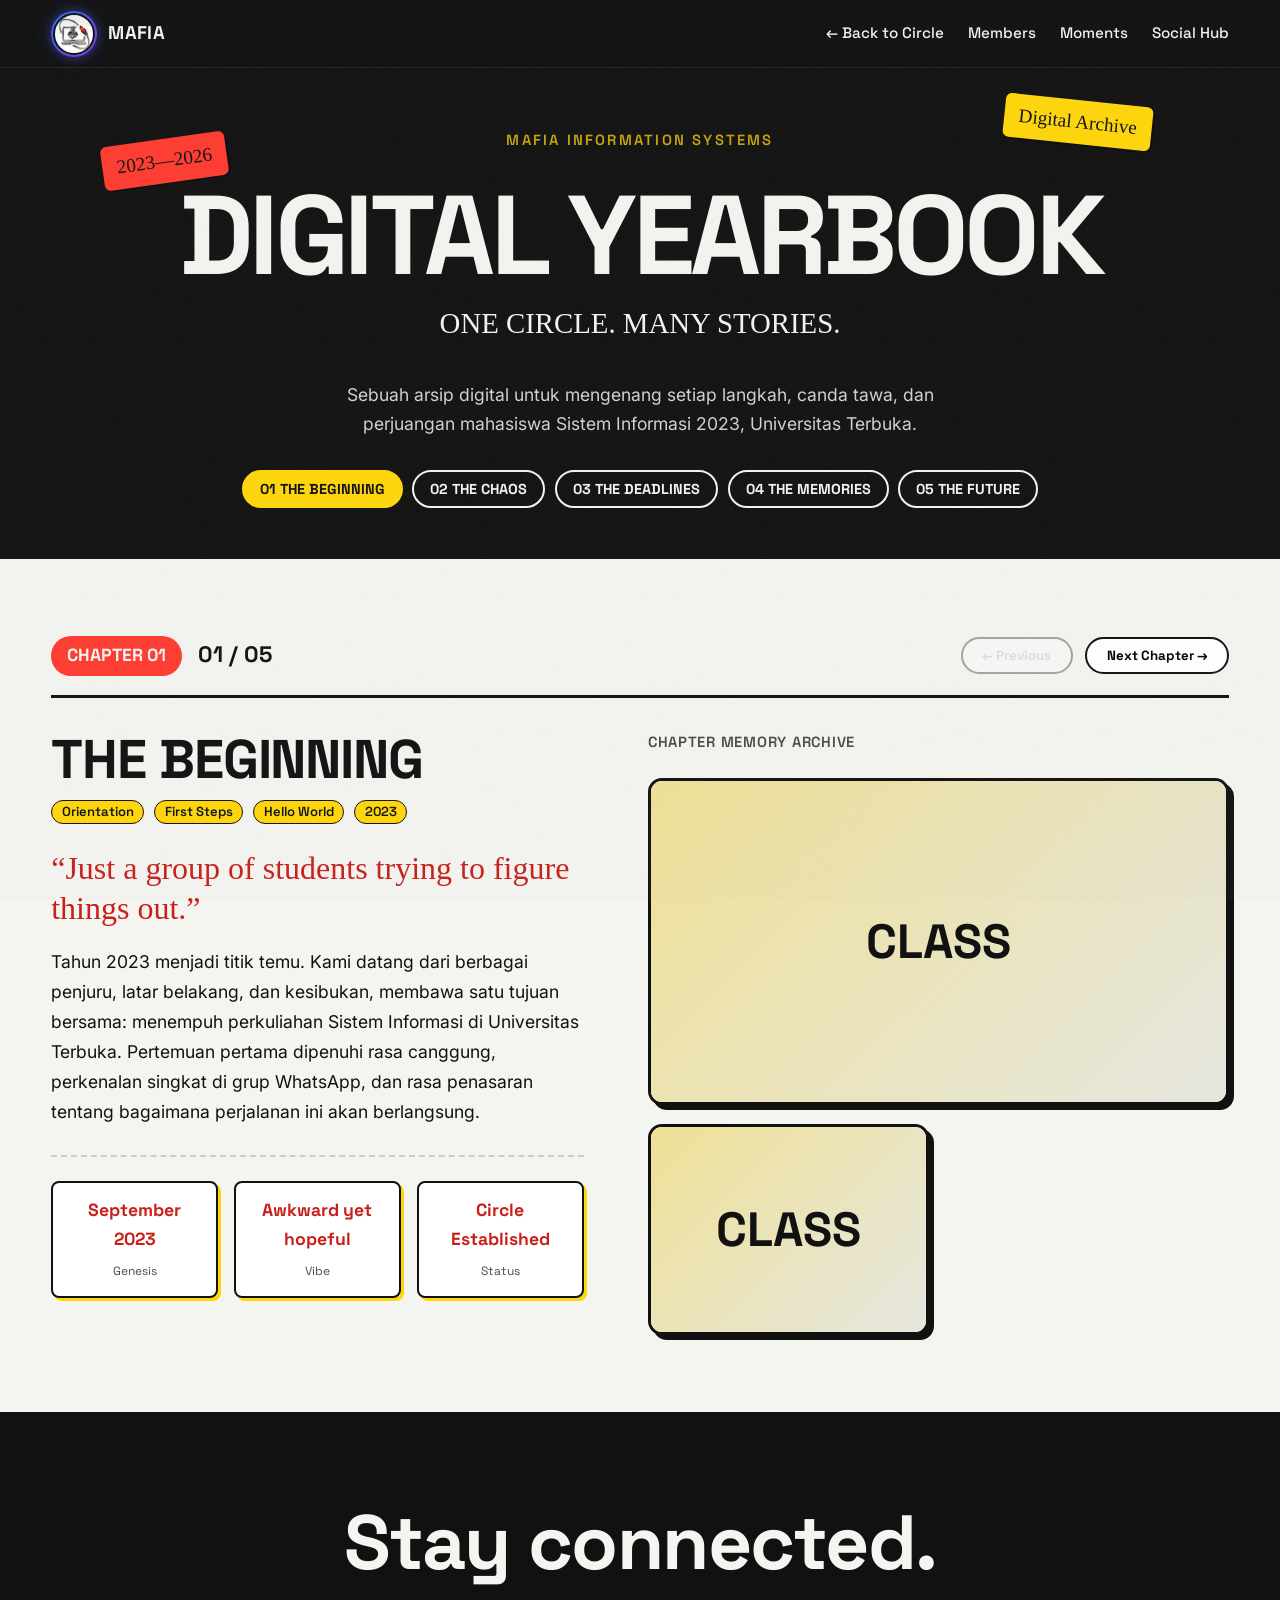
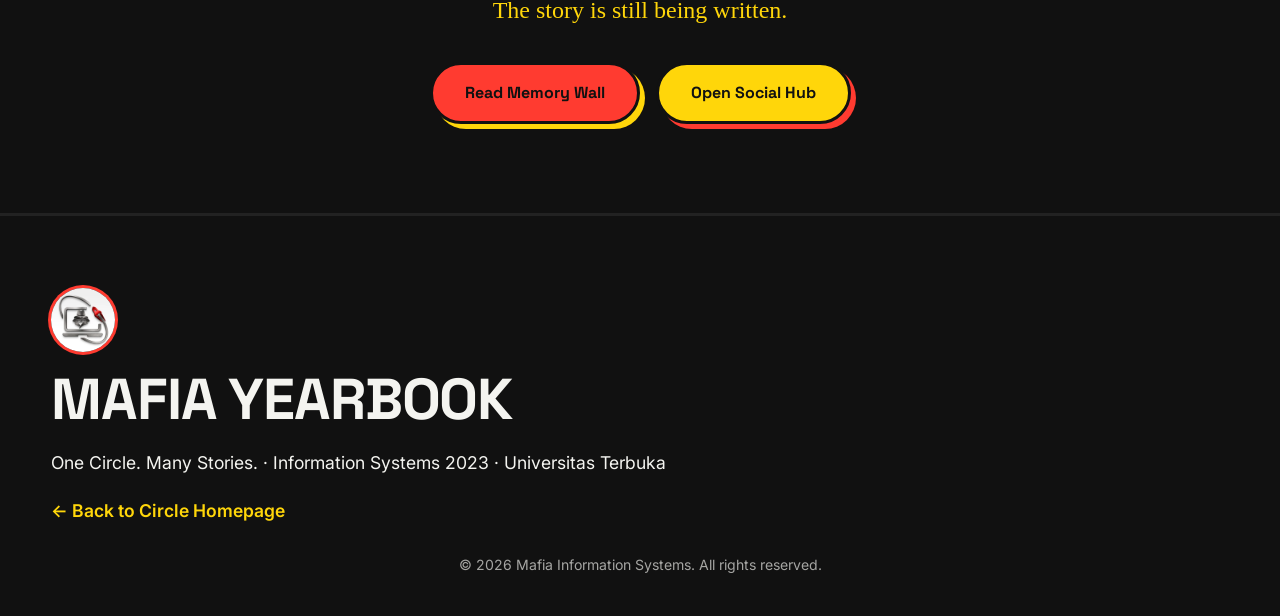
<file: mafia_landingpage/yearbook.html>
<!DOCTYPE html>
<html lang="id">
<head>
<meta charset="UTF-8">
<meta name="viewport" content="width=device-width, initial-scale=1">
<title>Mafia Digital Yearbook 2023—2026 — One Circle. Many Stories.</title>
<meta name="description" content="Digital Yearbook of Mafia Information Systems, Information Systems 2023 at Universitas Terbuka. Five chapters of growth, late nights, deadlines, and memories.">
<meta name="theme-color" content="#111111">
<link rel="canonical" href="https://example.com/yearbook.html">
<meta property="og:type" content="website">
<meta property="og:title" content="Mafia Digital Yearbook 2023—2026">
<meta property="og:description" content="One Circle. Many Stories. Five chapters of laughter, challenges, and growth.">
<meta property="og:image" content="https://example.com/assets/og-image.png">
<link rel="icon" href="favicon.ico" sizes="any">
<link rel="icon" href="assets/icons/favicon-32.png" type="image/png" sizes="32x32">
<link rel="apple-touch-icon" href="assets/icons/apple-touch-icon.png">
<link rel="manifest" href="site.webmanifest">
<link rel="preconnect" href="https://fonts.googleapis.com">
<link rel="preconnect" href="https://fonts.gstatic.com" crossorigin>
<link href="https://fonts.googleapis.com/css2?family=Inter:wght@400;500;600;700&family=Permanent+Marker&family=Plus+Jakarta+Sans:wght@700;800&family=Space+Grotesk:wght@500;700&display=swap" rel="stylesheet">
<link rel="stylesheet" href="css/style.css">
</head>
<body>
<a class="skip" href="#main">Lewati ke konten</a>
<div class="grain" aria-hidden="true"></div>
<div class="cursor" id="cursor" aria-hidden="true"><span></span></div>

<header class="nav solid" id="nav">
  <a href="index.html" class="nav__logo" aria-label="Kembali ke Homepage Mafia">
    <div class="logo-wrapper">
      <img src="assets/logo/mafia-logo-320.webp" alt="Logo Mafia" width="40" height="40">
    </div>
    <b>MAFIA</b>
  </a>
  <nav class="nav__links" id="navLinks" aria-label="Navigasi Yearbook">
    <a href="index.html">← Back to Circle</a>
    <a href="index.html#members">Members</a>
    <a href="index.html#moments">Moments</a>
    <a href="social.html">Social Hub</a>
  </nav>
</header>

<main id="main">
  <!-- Yearbook Hero -->
  <section class="yb-page-hero">
    <div class="wrap">
      <span class="sticker s-yellow" style="top:18%;right:10%;--r:6deg;">Digital Archive</span>
      <span class="sticker s-red" style="top:25%;left:8%;--r:-8deg;">2023—2026</span>
      
      <p class="meta" style="color:var(--yellow);letter-spacing:.15em;">MAFIA INFORMATION SYSTEMS</p>
      <h1>DIGITAL YEARBOOK</h1>
      <p class="lead" style="color:var(--white);font-size:clamp(1.2rem, 3vw, 1.8rem);">ONE CIRCLE. MANY STORIES.</p>
      <p style="opacity:.85;max-width:55ch;margin-inline:auto;">Sebuah arsip digital untuk mengenang setiap langkah, canda tawa, dan perjuangan mahasiswa Sistem Informasi 2023, Universitas Terbuka.</p>

      <!-- Chapter Tabs -->
      <div class="yb-chapter-nav" role="tablist" aria-label="Daftar Chapter Yearbook">
        <button type="button" class="chapter-nav-btn active" role="tab" aria-selected="true" aria-controls="chapterPanel">01 THE BEGINNING</button>
        <button type="button" class="chapter-nav-btn" role="tab" aria-selected="false" aria-controls="chapterPanel">02 THE CHAOS</button>
        <button type="button" class="chapter-nav-btn" role="tab" aria-selected="false" aria-controls="chapterPanel">03 THE DEADLINES</button>
        <button type="button" class="chapter-nav-btn" role="tab" aria-selected="false" aria-controls="chapterPanel">04 THE MEMORIES</button>
        <button type="button" class="chapter-nav-btn" role="tab" aria-selected="false" aria-controls="chapterPanel">05 THE FUTURE</button>
      </div>
    </div>
  </section>

  <!-- Chapter Interactive Reader -->
  <section class="yb-chapter-view" id="chapterPanel" role="tabpanel">
    <div class="wrap">
      <div class="yb-chapter-header">
        <div style="display:flex;align-items:center;gap:1rem;">
          <span class="yb-chapter-num-badge" id="chapterBadge">CHAPTER 01</span>
          <span class="yb-chapter-progress" id="chapterIndicator">01 / 05</span>
        </div>
        <div class="yb-chapter-controls">
          <button type="button" class="yb-ctrl-btn" id="prevChapterBtn" aria-label="Chapter sebelumnya">← Previous</button>
          <button type="button" class="yb-ctrl-btn" id="nextChapterBtn" aria-label="Chapter selanjutnya">Next Chapter →</button>
        </div>
      </div>

      <div class="yb-chapter-content-grid">
        <!-- Story & Quote Column -->
        <div class="yb-chapter-story-col">
          <h2 id="chapterTitle" style="font-size:clamp(2rem, 4.5vw, 3.4rem);margin-bottom:.4rem;">THE BEGINNING</h2>
          <div id="chapterTags" style="margin-bottom:1rem;"></div>
          <blockquote class="yb-chapter-quote" id="chapterQuote">“Just a group of students trying to figure things out.”</blockquote>
          <p class="yb-chapter-story" id="chapterStory">
            Tahun 2023 menjadi titik temu. Kami datang dari berbagai penjuru, latar belakang, dan kesibukan, membawa satu tujuan bersama: menempuh perkuliahan Sistem Informasi di Universitas Terbuka.
          </p>

          <div class="yb-highlights-box" id="chapterHighlights"></div>
        </div>

        <!-- Photo Spread Column -->
        <div class="yb-chapter-visual-col">
          <p class="meta" style="margin-top:0;">CHAPTER MEMORY ARCHIVE</p>
          <div class="yb-photo-spread" id="chapterPhotoSpread"></div>
        </div>
      </div>
    </div>
  </section>

  <!-- Bottom CTA -->
  <section class="sec sec--dark" style="text-align:center;">
    <div class="wrap">
      <h2>Stay connected.</h2>
      <p class="lead" style="color:var(--yellow);margin-bottom:2rem;">The story is still being written.</p>
      <div style="display:flex;justify-content:center;gap:1rem;flex-wrap:wrap;">
        <a href="index.html#memories" class="btn">Read Memory Wall</a>
        <a href="social.html" class="btn btn--yellow">Open Social Hub</a>
      </div>
    </div>
  </section>
</main>

<footer class="footer">
  <div class="wrap">
    <img src="assets/logo/mafia-logo-320.webp" alt="Logo Mafia" width="64" height="64" loading="lazy">
    <p class="footer__big">MAFIA YEARBOOK</p>
    <p>One Circle. Many Stories. · Information Systems 2023 · Universitas Terbuka</p>
    <p><a href="index.html">← Back to Circle Homepage</a></p>
    <p class="small">© 2026 Mafia Information Systems. All rights reserved.</p>
  </div>
</footer>

<!-- Memory Record Modal inside Yearbook -->
<div class="modal" id="momentModal" role="dialog" aria-modal="true" aria-label="Memory Record Detail" hidden>
  <button class="modal__close" data-close aria-label="Tutup dialog memori">&times;</button>
  <div class="modal__box">
    <div id="momentModalBody"></div>
  </div>
</div>

<script src="js/config.js" defer></script>
<script src="js/members.js" defer></script>
<script src="js/gallery.js" defer></script>
<script src="js/yearbook.js" defer></script>
<script>
  document.addEventListener("DOMContentLoaded", () => {
    // Load moments and members for yearbook
    Promise.all([
      loadJSON("data/gallery.json", "items").catch(() => []),
      loadJSON("data/members.json", "members").catch(() => [])
    ]).then(([moments, members]) => {
      window.MAFIA_MOMENTS = moments;
      window.MAFIA_MEMBERS = members;
      if (window.YearbookEngine) window.YearbookEngine.init();
      if (window.GalleryEngine) window.GalleryEngine.init();
    });

    // Custom cursor on yearbook page
    if (matchMedia("(hover:hover) and (pointer:fine)").matches && !matchMedia("(prefers-reduced-motion:reduce)").matches) {
      const cur = document.querySelector("#cursor");
      if (cur) {
        document.body.classList.add("has-cursor");
        window.addEventListener("mousemove", e => {
          cur.classList.add("on");
          cur.style.transform = `translate(${e.clientX}px,${e.clientY}px)`;
        });
      }
    }
  });

  // Modal helpers for yearbook page
  function openModal(modal) {
    if (!modal) return;
    modal.hidden = false;
    document.body.style.overflow = "hidden";
  }
  function closeModals() {
    document.querySelectorAll(".modal").forEach(m => m.hidden = true);
    document.body.style.overflow = "";
  }
  document.querySelectorAll(".modal").forEach(m => {
    m.addEventListener("click", e => {
      if (e.target === m || e.target.closest("[data-close]")) closeModals();
    });
  });
  window.addEventListener("keydown", e => { if (e.key === "Escape") closeModals(); });
</script>
</body>
</html>
</file>
<file: mafia_landingpage/css/style.css>
/* ============================================================
   MAFIA INFORMATION SYSTEMS — DESIGN SYSTEM & STYLESHEET
   Digital Yearbook & Community Archive
   ============================================================ */

:root {
  --black: #111111;
  --black-card: #181818;
  --white: #F4F4F0;
  --white-pure: #FFFFFF;
  --red: #FF3B30;
  --red-ink: #C8201A;
  --red-glow: rgba(255, 59, 48, 0.35);
  --yellow: #FFD60A;
  --blue: #4D7CFE;
  --mint: #65D6A6;
  --gray-light: #EBEBE4;
  --gray-mid: #999999;
  --gray-dark: #2A2A2A;

  --head: 'Space Grotesk', system-ui, -apple-system, sans-serif;
  --body: 'Inter', system-ui, -apple-system, sans-serif;
  --mark: 'Permanent Marker', cursive;

  --nav-h: 68px;
  --radius-sm: 8px;
  --radius-md: 14px;
  --radius-lg: 22px;
  --radius-pill: 999px;

  --shadow-flat: 4px 4px 0 var(--black);
  --shadow-flat-red: 5px 5px 0 var(--red);
  --shadow-flat-yellow: 5px 5px 0 var(--yellow);
  --shadow-elevated: 0 12px 30px rgba(0,0,0,0.15);
}

/* ---------- Reset & Base ---------- */
*, *::before, *::after {
  box-sizing: border-box;
  margin: 0;
  padding: 0;
}

html {
  scroll-behavior: smooth;
  scroll-padding-top: var(--nav-h);
}

body {
  background: var(--white);
  color: var(--black);
  font: 400 clamp(1rem, .95rem + .25vw, 1.1rem) / 1.65 var(--body);
  overflow-x: clip;
  min-height: 100vh;
}

body.menu-open {
  overflow: hidden;
}

.noscript {
  padding: 1rem;
  background: var(--yellow);
  color: var(--black);
  text-align: center;
  font-weight: 600;
}

img {
  max-width: 100%;
  display: block;
}

a {
  color: inherit;
  text-decoration-thickness: 1.5px;
}

:focus-visible {
  outline: 3px solid var(--blue);
  outline-offset: 3px;
}

.sr-only {
  position: absolute;
  width: 1px;
  height: 1px;
  padding: 0;
  margin: -1px;
  overflow: hidden;
  clip: rect(0, 0, 0, 0);
  white-space: nowrap;
  border: 0;
}

.wrap {
  width: min(1180px, 92%);
  margin-inline: auto;
}

h1, h2, h3, h4 {
  font-family: var(--head);
  line-height: 1.08;
  letter-spacing: -0.02em;
}

h2 {
  font-size: clamp(2.4rem, 6.5vw, 4.8rem);
  margin-bottom: 0.4rem;
}

.lead {
  font-family: var(--mark);
  font-size: clamp(1.15rem, 1rem + .8vw, 1.5rem);
  color: var(--red-ink);
  margin-bottom: 2rem;
}

.meta {
  font-family: var(--head);
  font-weight: 600;
  margin: 1rem 0 1.5rem;
  opacity: .75;
  text-transform: uppercase;
  letter-spacing: .05em;
  font-size: .92rem;
}

.note {
  font-size: .95rem;
  opacity: .75;
  margin-top: 1rem;
}

/* Background Grain Effect */
.grain {
  position: fixed;
  inset: 0;
  z-index: 90;
  pointer-events: none;
  opacity: 0.06;
  background-image: url("data:image/svg+xml,%3Csvg xmlns='http://www.w3.org/2000/svg' width='140' height='140'%3E%3Cfilter id='n'%3E%3CfeTurbulence type='fractalNoise' baseFrequency='.9' numOctaves='2'/%3E%3C/filter%3E%3Crect width='140' height='140' filter='url(%23n)'/%3E%3C/svg%3E");
}

/* ---------- Navigation ---------- */
.nav {
  position: fixed;
  top: 0;
  inset-inline: 0;
  height: var(--nav-h);
  z-index: 50;
  display: flex;
  align-items: center;
  justify-content: space-between;
  padding-inline: 4%;
  transition: background .3s, backdrop-filter .3s, border-bottom .3s;
  color: var(--white);
}

.nav.solid {
  background: rgba(17, 17, 17, 0.88);
  backdrop-filter: blur(12px);
  border-bottom: 1px solid rgba(255,255,255,0.08);
}

.nav__logo {
  display: flex;
  align-items: center;
  gap: .7rem;
  text-decoration: none;
  font-family: var(--head);
  font-size: 1.15rem;
  font-weight: 700;
  letter-spacing: .02em;
}

/* Gradient border using wrapper trick */
.nav__logo .logo-wrapper {
  display: inline-flex;
  border-radius: 50%;
  padding: 3px;                                              /* tebal border gradasi */
  background: linear-gradient(135deg, #1a73e8 0%, #7c3aed 100%);
  box-shadow: 0 0 10px rgba(124, 58, 237, 0.45),            /* glow ungu */
              0 0 20px rgba(26, 115, 232, 0.25);             /* glow biru */
}

.nav__logo .logo-wrapper img {
  border-radius: 50%;
  display: block;
  outline: 2px solid #111;                                   /* gap gelap antara foto & border */
  outline-offset: -1px;
}

.nav__links {
  display: flex;
  align-items: center;
  gap: 1.5rem;
}

.nav__links a {
  text-decoration: none;
  font-family: var(--head);
  font-weight: 500;
  font-size: .95rem;
  padding: .4rem 0;
  border-bottom: 2px solid transparent;
  transition: color .2s, border-color .2s;
}

.nav__links a:hover,
.nav__links a.active {
  border-color: var(--red);
  color: var(--yellow);
}

.nav__bday-btn {
  background: var(--yellow);
  color: var(--black) !important;
  font-weight: 700 !important;
  padding: .35rem .8rem !important;
  border-radius: var(--radius-pill);
  border: 2px solid var(--black);
  box-shadow: 2px 2px 0 var(--red);
  font-size: .85rem !important;
  text-decoration: none;
}

.nav__bday-btn:hover {
  transform: translateY(-1px);
}

.nav__toggle {
  display: none;
  background: none;
  border: 0;
  width: 48px;
  height: 48px;
  cursor: pointer;
}

.nav__toggle span {
  display: block;
  width: 26px;
  height: 3px;
  background: var(--white);
  margin: 6px auto;
  transition: transform .3s;
}

.nav__toggle[aria-expanded=true] span:first-child {
  transform: translateY(4.5px) rotate(45deg);
}

.nav__toggle[aria-expanded=true] span:last-child {
  transform: translateY(-4.5px) rotate(-45deg);
}

/* ---------- Hero Section (Section 3, 4, 5) ---------- */
.hero {
  min-height: 100svh;
  background: var(--black);
  color: var(--white);
  display: flex;
  flex-direction: column;
  align-items: center;
  justify-content: center;
  text-align: center;
  padding: 6.5rem 1rem 3.5rem;
  position: relative;
  overflow: hidden;
}

.hero::before {
  content: "";
  position: absolute;
  width: 65vmax;
  height: 65vmax;
  border-radius: 50%;
  background: radial-gradient(circle, rgba(255, 59, 48, 0.32), transparent 65%);
  top: 48%;
  left: 50%;
  transform: translate(-50%, -50%);
  pointer-events: none;
}

.hero > * {
  position: relative;
}

.hero__bday-alert {
  display: inline-flex;
  align-items: center;
  gap: .5rem;
  background: var(--yellow);
  color: var(--black);
  font-family: var(--head);
  font-weight: 700;
  font-size: .95rem;
  padding: .5rem 1.2rem;
  border-radius: var(--radius-pill);
  border: 2px solid var(--black);
  box-shadow: 4px 4px 0 var(--red);
  margin-bottom: 1.2rem;
  cursor: pointer;
  transition: transform .2s;
  animation: pop .6s both;
}

.hero__bday-alert:hover {
  transform: scale(1.04);
}

.hero__logo {
  width: clamp(140px, 22vw, 220px);
  height: auto;
  aspect-ratio: 1;
  border-radius: 50%;
  margin-bottom: 1.2rem;
  box-shadow: 0 0 0 5px var(--black), 0 0 0 9px var(--red), 0 18px 50px rgba(0,0,0,0.6);
  animation: pop .8s both;
}

.hero__title {
  display: flex;
  flex-direction: column;
  align-items: center;
  justify-content: center;
  text-align: center;
  width: 100%;
  max-width: 1200px;
  margin: 0.8rem auto 1.2rem;
}

.hero__title span:first-child,
.hero__title .reveal {
  font-family: 'Plus Jakarta Sans', var(--head);
  font-size: clamp(1.6rem, 5.2vw, 4.4rem);
  font-weight: 800;
  letter-spacing: clamp(-0.04em, -0.2vw, -0.025em);
  line-height: 1.08;
  text-transform: uppercase;
  color: var(--white);
  text-align: center;
  display: inline-block;
  max-width: 100%;
  text-shadow: 0 4px 30px rgba(0, 0, 0, 0.8), 0 0 1px rgba(255, 255, 255, 0.15);
  text-wrap: balance;
}

@media (min-width: 820px) {
  .hero__title span:first-child,
  .hero__title .reveal {
    white-space: nowrap;
  }
}

.hero__title .reveal--sm {
  font-size: clamp(1.1rem, 3.5vw, 2.2rem);
  letter-spacing: .12em;
  margin-top: .4rem;
  font-weight: 700;
  color: var(--white);
}

.hero__tag {
  font-family: var(--head);
  font-weight: 700;
  font-size: clamp(1.4rem, 3.8vw, 2.3rem);
  margin: 1.5rem 0 .5rem;
  line-height: 1.15;
  color: var(--yellow);
  text-transform: uppercase;
}

.hero__sub {
  opacity: .85;
  margin-bottom: 1.8rem;
  font-size: clamp(1rem, 1.2vw, 1.2rem);
}

.hero__actions {
  display: flex;
  flex-wrap: wrap;
  gap: 1rem;
  justify-content: center;
  margin-bottom: 2.5rem;
}

.reveal {
  opacity: 0;
  transform: translateY(24px);
  animation: up .7s var(--d, 0s) forwards;
}

@keyframes up {
  to {
    opacity: 1;
    transform: none;
  }
}

@keyframes pop {
  from {
    opacity: 0;
    transform: scale(.7);
  }
  to {
    opacity: 1;
    transform: none;
  }
}

/* Button & Action Components */
.btn {
  display: inline-flex;
  align-items: center;
  justify-content: center;
  gap: .5rem;
  background: var(--red);
  color: var(--black);
  text-decoration: none;
  font-family: var(--head);
  font-weight: 700;
  padding: .9rem 2rem;
  border-radius: var(--radius-pill);
  border: 3px solid var(--black);
  box-shadow: 5px 5px 0 var(--yellow);
  transition: transform .2s, box-shadow .2s, background .2s;
  cursor: pointer;
  font-size: 1rem;
}

.btn:hover {
  transform: translate(-2px, -2px);
  box-shadow: 7px 7px 0 var(--yellow);
  background: #ff5247;
}

.btn--yellow {
  background: var(--yellow);
  box-shadow: 5px 5px 0 var(--red);
}

.btn--yellow:hover {
  background: #ffe033;
  box-shadow: 7px 7px 0 var(--red);
}

.btn--outline {
  background: transparent;
  color: var(--white);
  border-color: var(--white);
  box-shadow: 5px 5px 0 var(--red);
}

.btn--outline:hover {
  background: var(--white);
  color: var(--black);
  box-shadow: 7px 7px 0 var(--yellow);
}

.btn--sm {
  padding: .55rem 1.2rem;
  font-size: .88rem;
  border-width: 2px;
  box-shadow: 3px 3px 0 var(--yellow);
}

.btn--sm:hover {
  box-shadow: 5px 5px 0 var(--yellow);
}

.member-load-more {
  margin: 1rem auto 0;
  display: block;
}

/* Dynamic Statistics (Section 4 & 5) */
.hero__stats {
  display: grid;
  grid-template-columns: repeat(4, 1fr);
  gap: 1.2rem;
  width: min(940px, 94%);
  margin-top: 1rem;
  border-top: 2px dashed rgba(255, 255, 255, 0.2);
  padding-top: 1.8rem;
}

.stat-item {
  background: rgba(28, 28, 28, 0.7);
  backdrop-filter: blur(8px);
  border: 2px solid #333;
  border-top: 4px solid var(--red);
  padding: 1.1rem .8rem;
  border-radius: var(--radius-md);
  text-align: center;
  transition: transform .25s, border-color .25s;
}

.stat-item:nth-child(2) { border-top-color: var(--yellow); }
.stat-item:nth-child(3) { border-top-color: var(--blue); }
.stat-item:nth-child(4) { border-top-color: var(--mint); }

.stat-item:hover {
  transform: translateY(-4px);
  border-color: #555;
}

.stat-number {
  display: block;
  font-family: var(--head);
  font-size: clamp(2rem, 5vw, 3.2rem);
  font-weight: 700;
  line-height: 1;
  color: var(--white);
  margin-bottom: .3rem;
}

.stat-label {
  font-family: var(--head);
  font-size: .82rem;
  font-weight: 700;
  letter-spacing: .08em;
  opacity: .8;
  text-transform: uppercase;
}

/* Stickers */
.sticker {
  position: absolute;
  font-family: var(--mark);
  padding: .4rem .9rem;
  border-radius: 6px;
  transform: rotate(var(--r, -6deg));
  z-index: 2;
  color: var(--black);
  font-size: clamp(.85rem, 2vw, 1.2rem);
  pointer-events: none;
  box-shadow: 2px 2px 0 rgba(0,0,0,0.3);
}

.s-red { background: var(--red); }
.s-yellow { background: var(--yellow); }
.s-blue { background: var(--blue); }
.s-mint { background: var(--mint); }

.hero__st1 { top: 18%; left: 5%; --r: -6deg; }
.hero__st2 { top: 18%; right: 6%; --r: 7deg; }
.hero__st3 { top: 52%; right: 6%; --r: -4deg; }
.hero__st4 { top: 52%; left: 5%; --r: 4deg; }

/* ==========================================================================
   Continuous Seamless Marquee (Infinite Running Text)
   ========================================================================== */
.marquee {
  --marquee-duration: 34s;
  --marquee-gap: 1.5rem;
  background: var(--yellow);
  color: var(--black);
  overflow: hidden;
  position: relative;
  width: 100%;
  border-block: 2px solid var(--black);
  font: 700 .92rem var(--head);
  letter-spacing: .04em;
  padding: .55rem 0;
  user-select: none;
  display: flex;
}

/* Color & theme variants */
.marquee--dark {
  background: var(--black);
  color: var(--yellow);
  border-color: rgba(255, 255, 255, .15);
}

.marquee--red {
  background: var(--red);
  color: var(--white);
  border-color: var(--black);
}

.marquee--sm {
  font-size: .88rem;
  padding: .5rem 0;
  letter-spacing: .05em;
}

/* Track container holding both groups */
.marquee__track {
  display: flex;
  width: max-content;
  flex-shrink: 0;
  gap: var(--marquee-gap);
}

/* Each animated group */
.marquee__group {
  display: flex;
  align-items: center;
  flex-shrink: 0;
  gap: var(--marquee-gap);
  min-width: max-content;
  will-change: transform;
  animation: marquee-scroll-left var(--marquee-duration) linear infinite;
}

/* Leftward infinite continuous scroll (Standard) */
@keyframes marquee-scroll-left {
  0% {
    transform: translate3d(0, 0, 0);
  }
  100% {
    transform: translate3d(calc(-100% - var(--marquee-gap)), 0, 0);
  }
}

/* Rightward infinite continuous scroll (Reverse) */
.marquee--reverse .marquee__group {
  animation-name: marquee-scroll-right;
}

@keyframes marquee-scroll-right {
  0% {
    transform: translate3d(calc(-100% - var(--marquee-gap)), 0, 0);
  }
  100% {
    transform: translate3d(0, 0, 0);
  }
}

/* Pause animation smoothly on hover */
.marquee:hover .marquee__group {
  animation-play-state: paused;
}

/* Separator dot/bullet */
.marquee__sep {
  display: inline-flex;
  align-items: center;
  justify-content: center;
  font-size: .65em;
  opacity: .75;
  transform: translateY(-1px);
}

/* Fallback for legacy marquee markup */
.marquee > div:not(.marquee__track) {
  will-change: transform;
  display: inline-block;
  padding: .75rem 0;
  animation: marquee-scroll-left 30s linear infinite;
}

/* ---------- Common Section Styles ---------- */
.sec {
  padding: clamp(3.5rem, 7vw, 6rem) 0;
}

.sec--dark {
  background: var(--black);
  color: var(--white);
}

.sec--tint {
  background: #EBEBE4;
}

.sec--dark .lead {
  color: var(--red);
}

.sec--border-top {
  border-top: 3px solid var(--black);
}

/* Section 02: About */
.about {
  display: grid;
  grid-template-columns: minmax(0, 1.45fr) minmax(260px, .9fr);
  gap: clamp(2rem, 6vw, 4.5rem);
  align-items: start;
}

.about h2 {
  font-size: clamp(2.8rem, 5vw, 3.4rem);
}

.about p {
  max-width: 64ch;
  margin-bottom: 1rem;
}

.about__side {
  background: var(--yellow);
  padding: 2rem 1.5rem 2.2rem;
  border-radius: 10px;
  border: 0;
  box-shadow: 0 14px 18px rgba(17, 17, 17, .12);
  transform: rotate(1.5deg);
  align-self: start;
  position: relative;
  margin-top: .2rem;
  width: min(100%, 300px);
  justify-self: end;
}

.about__side::before {
  content: "";
  position: absolute;
  top: 1rem;
  left: 50%;
  width: 3rem;
  height: .7rem;
  background: rgba(255, 255, 255, .45);
  transform: translateX(-50%) rotate(-1deg);
}

.acronym {
  list-style: none;
  padding: 0;
  margin: 1.2rem 0;
  font-family: var(--head);
  font-size: 1.8rem;
  font-weight: 700;
}

.acronym b {
  color: var(--red-ink);
  font-size: 2.2rem;
}

.chars {
  font-family: var(--mark);
  font-size: 1.18rem;
  line-height: 1.35;
  text-transform: uppercase;
}

.chars--small {
  font-size: .78rem;
  margin-top: 1.5rem;
}

.bigquote {
  font-family: var(--head);
  font-weight: 700;
  font-size: clamp(2rem, 6.5vw, 5rem);
  line-height: 1.05;
  margin-top: 3.5rem;
  color: var(--black);
}

/* Section 03: Mafia Identity (Brand Philosophy) */
.phil-grid {
  display: grid;
  grid-template-columns: repeat(5, 1fr);
  gap: 1.2rem;
  margin-top: 2rem;
}

.phil-card {
  background: #1c1c1c;
  color: var(--white);
  padding: 1.6rem 1.3rem;
  border-radius: var(--radius-md);
  border: 2px solid #333;
  border-top: 5px solid var(--c, var(--red));
  position: relative;
  transition: transform .25s, box-shadow .25s;
}

.phil-card:hover {
  transform: translateY(-5px);
  box-shadow: 0 10px 0 var(--c, var(--red));
}

.phil-num {
  display: inline-block;
  font-family: var(--head);
  font-weight: 700;
  font-size: 1.8rem;
  color: var(--c, var(--red));
  opacity: .5;
  margin-bottom: .6rem;
}

.phil-title {
  font-size: 1.35rem;
  margin-bottom: .6rem;
  color: var(--c, var(--red));
}

.phil-desc {
  font-size: .95rem;
  opacity: .9;
  line-height: 1.5;
}

/* Section 04: Mafia Roles */
.roles {
  display: grid;
  grid-template-columns: repeat(4, 1fr);
  gap: 1.2rem;
}

.role {
  background: #1c1c1c;
  color: var(--white);
  padding: 1.5rem;
  border-radius: var(--radius-md);
  border: 2px solid #333;
  border-top: 5px solid var(--c);
  min-height: 190px;
  position: relative;
  transform: rotate(var(--rot, 0deg));
  transition: transform .25s;
}

.role:nth-child(odd) { --rot: -0.5deg; }
.role:nth-child(even) { --rot: 0.5deg; }

.role:hover {
  transform: rotate(-1.5deg) scale(1.02);
}

.role h3 {
  font-size: 1.4rem;
  margin-bottom: .6rem;
  color: var(--c);
}

.role p {
  font-size: .96rem;
  opacity: .9;
}

.role .sticker {
  top: -14px;
  right: -8px;
  opacity: 0;
  transition: opacity .25s;
  background: var(--c);
}

.role:hover .sticker {
  opacity: 1;
}

/* Section 05: Meet The Circle (Members) */
.tools {
  display: flex;
  flex-wrap: wrap;
  gap: 1rem;
  margin-bottom: 2rem;
  align-items: center;
}

input[type=search] {
  font: inherit;
  padding: .8rem 1.4rem;
  border: 3px solid var(--black);
  border-radius: var(--radius-pill);
  background: #fff;
  min-width: min(100%, 320px);
}

.chips {
  display: flex;
  flex-wrap: wrap;
  gap: .5rem;
  margin-bottom: 1.5rem;
}

.tools .chips {
  margin: 0;
}

.chip {
  font: 600 .85rem var(--head);
  padding: .55rem 1.1rem;
  min-height: 42px;
  border: 2px solid var(--black);
  border-radius: var(--radius-pill);
  background: transparent;
  cursor: pointer;
  transition: background .2s, color .2s, transform .2s;
}

.chip:hover {
  transform: translateY(-2px);
}

.chip[aria-pressed=true] {
  background: var(--black);
  color: var(--white);
}

.grid {
  display: grid;
  grid-template-columns: repeat(4, 1fr);
  gap: 1.4rem;
}

.grid--3 {
  grid-template-columns: repeat(3, 1fr);
}

.card {
  background: #fff;
  border: 3px solid var(--black);
  border-radius: var(--radius-md);
  overflow: hidden;
  text-align: left;
  font: inherit;
  cursor: pointer;
  padding: 0;
  transition: transform .25s, box-shadow .25s;
  display: block;
  width: 100%;
  position: relative;
}

.card:hover,
.card:focus-visible {
  transform: translateY(-6px);
  box-shadow: 0 8px 0 var(--c, var(--red));
}

.card__btn {
  font: inherit;
  color: inherit;
  background: none;
  border: 0;
  padding: 0;
  text-align: left;
  cursor: pointer;
}

.card__btn::after {
  content: "";
  position: absolute;
  inset: 0;
}

.card__img {
  aspect-ratio: 4 / 5;
  overflow: hidden;
  background: #dcdcd3;
}

.grid--3 .card__img {
  aspect-ratio: 16 / 10;
}

.card__img img,
.placeholder {
  width: 100%;
  height: 100%;
  object-fit: cover;
  transition: transform .5s;
}

.card:hover .card__img img {
  transform: scale(1.06);
}

.media {
  display: block;
  width: 100%;
  height: 100%;
}

.placeholder {
  display: grid;
  place-items: center;
  font: 700 3rem var(--head);
  color: var(--black);
  background: #e4e4dc;
  background: linear-gradient(135deg, color-mix(in srgb, var(--c) 35%, #e6e6df), #e6e6df);
}

.card__body {
  padding: 1rem 1.1rem 1.2rem;
}

.card h3 {
  font-size: 1.25rem;
}

.card__nick {
  font-weight: 600;
  opacity: .75;
  font-size: .95rem;
  margin-top: .1rem;
}

.card__pers {
  margin-top: .5rem;
}

.tag {
  display: inline-block;
  font: 600 .82rem var(--head);
  background: var(--black);
  color: var(--white);
  padding: .15rem .6rem;
  border-radius: var(--radius-pill);
  margin: .3rem .3rem .3rem 0;
}

.tag--sm {
  font-size: .75rem;
  padding: .1rem .5rem;
}

.tag--red {
  background: var(--red);
  color: var(--white);
}

.tag--dark {
  background: var(--black);
  color: var(--white);
}

.tag--accent {
  background: var(--yellow);
  color: var(--black);
  border: 1px solid var(--black);
}

.empty {
  grid-column: 1 / -1;
  font-family: var(--mark);
  font-size: 1.4rem;
  padding: 2rem 0;
}

/* Section 06: Mafia Moments (Section 6-11) */
.moments-header-actions {
  display: flex;
  justify-content: space-between;
  align-items: center;
  flex-wrap: wrap;
  gap: 1rem;
  margin-bottom: 1.5rem;
}

.random-moment-btn {
  background: var(--yellow);
  color: var(--black);
  box-shadow: 4px 4px 0 var(--black);
  display: inline-flex;
  align-items: center;
  gap: .5rem;
  font-family: var(--head);
  font-weight: 700;
  padding: .7rem 1.4rem;
  border-radius: var(--radius-pill);
  border: 2px solid var(--black);
  cursor: pointer;
  transition: transform .2s, box-shadow .2s;
}

.random-moment-btn:hover {
  transform: translate(-2px, -2px);
  box-shadow: 6px 6px 0 var(--black);
}

.random-moment-btn.anim-spin {
  animation: diceRoll .5s ease;
}

@keyframes diceRoll {
  0% { transform: scale(1) rotate(0deg); }
  50% { transform: scale(1.15) rotate(180deg); }
  100% { transform: scale(1) rotate(360deg); }
}

.moments {
  display: grid;
  grid-template-columns: repeat(4, 1fr);
  grid-auto-rows: 220px;
  grid-auto-flow: dense;
  gap: 1.1rem;
}

.moments .tile {
  margin: 0;
  height: 100%;
}

.moments .tile img,
.moments .tile .placeholder {
  aspect-ratio: auto;
  height: 100%;
}

.tile.big {
  grid-column: span 2;
  grid-row: span 2;
}

.tile.tall {
  grid-row: span 2;
}

.moment-tile {
  position: relative;
  overflow: hidden;
  border: 3px solid var(--black);
  border-radius: var(--radius-md);
}

.moment-overlay {
  position: absolute;
  inset: 0;
  background: linear-gradient(180deg, rgba(0,0,0,0.1) 40%, rgba(0,0,0,0.85) 100%);
  display: flex;
  flex-direction: column;
  justify-content: flex-end;
  padding: 1.2rem;
  color: var(--white);
  transition: opacity .3s, transform .3s;
}

.moment-overlay__tag {
  align-self: flex-start;
  background: var(--yellow);
  color: var(--black);
  font-family: var(--head);
  font-size: .75rem;
  font-weight: 700;
  padding: .15rem .5rem;
  border-radius: var(--radius-pill);
  margin-bottom: .3rem;
}

.moment-overlay__id {
  font-family: var(--head);
  font-size: .8rem;
  opacity: .8;
  font-weight: 700;
}

.moment-overlay__title {
  font-family: var(--head);
  font-weight: 700;
  font-size: 1.1rem;
  line-height: 1.2;
}

.momentq {
  grid-column: span 2;
  background: var(--black);
  color: var(--yellow);
  border-radius: var(--radius-md);
  display: grid;
  place-items: center;
  padding: 1.5rem;
  font: 1.8rem/1.2 var(--mark);
  text-align: center;
  transform: rotate(-1deg);
  border: 3px solid var(--black);
  box-shadow: 4px 4px 0 var(--red);
}

/* Section 07: Memory Wall (Section 12, 13, 14) */
.memories-wall {
  display: grid;
  grid-template-columns: repeat(4, 1fr);
  gap: 1.6rem;
  margin-top: 1rem;
}

.sticky-note {
  padding: 1.6rem 1.4rem 1.4rem;
  border-radius: 4px;
  position: relative;
  box-shadow: 0 4px 12px rgba(0,0,0,0.1), 0 1px 3px rgba(0,0,0,0.08);
  transform: rotate(var(--rot, 0deg));
  transition: transform .25s ease, box-shadow .25s ease, z-index .1s;
  cursor: default;
  min-height: 170px;
  display: flex;
  flex-direction: column;
  justify-content: space-between;
}

.sticky-note:hover {
  transform: rotate(0deg) scale(1.04);
  z-index: 10;
  box-shadow: 0 14px 28px rgba(0,0,0,0.18), 0 6px 10px rgba(0,0,0,0.12);
}

.sticky-note__pin {
  position: absolute;
  top: -8px;
  left: 50%;
  transform: translateX(-50%);
  width: 14px;
  height: 14px;
  background: var(--red);
  border-radius: 50%;
  box-shadow: 0 2px 4px rgba(0,0,0,0.3);
}

.note--yellow {
  background: #FFF9D2;
  border-bottom: 2px solid #E6D88A;
}

.note--mint {
  background: #D9F7E8;
  border-bottom: 2px solid #A4E2C2;
}

.note--pink {
  background: #FFE8E8;
  border-bottom: 2px solid #E8B4B4;
}

.note--blue {
  background: #E2ECFF;
  border-bottom: 2px solid #B4CEF8;
}

.sticky-note__msg {
  font-family: var(--mark);
  font-size: 1.12rem;
  line-height: 1.35;
  color: #222;
  margin-bottom: 1rem;
}

.sticky-note__footer {
  display: flex;
  justify-content: space-between;
  align-items: center;
  font-family: var(--head);
  font-size: .88rem;
  opacity: .8;
}

.sticky-note__author {
  font-weight: 700;
  color: var(--black);
}

.sticky-note__date {
  font-size: .78rem;
}

/* Section 09: Open The Yearbook Banner (Section 15-19) */
.yearbook-banner {
  background: var(--black);
  color: var(--white);
  border: 4px solid var(--black);
  border-radius: var(--radius-lg);
  padding: clamp(2.5rem, 5vw, 4.5rem) clamp(1.5rem, 4vw, 3.5rem);
  display: grid;
  grid-template-columns: 1.4fr 1fr;
  gap: 2.5rem;
  align-items: center;
  position: relative;
  overflow: hidden;
  box-shadow: 10px 10px 0 var(--yellow);
}

.yearbook-banner::before {
  content: "";
  position: absolute;
  top: 0;
  right: 0;
  width: 320px;
  height: 320px;
  border-radius: 50%;
  background: radial-gradient(circle, rgba(255,59,48,0.25), transparent 70%);
  pointer-events: none;
}

.yb-badge {
  display: inline-block;
  background: var(--red);
  color: var(--white);
  font-family: var(--head);
  font-size: .85rem;
  font-weight: 700;
  padding: .3rem .9rem;
  border-radius: var(--radius-pill);
  margin-bottom: 1rem;
  letter-spacing: .08em;
}

.yb-title {
  font-size: clamp(2.2rem, 5vw, 3.8rem);
  margin-bottom: .8rem;
  line-height: 1.05;
}

.yb-desc {
  font-size: 1.05rem;
  opacity: .85;
  margin-bottom: 1.8rem;
  max-width: 50ch;
}

.yb-preview-card {
  background: #1e1e1e;
  border: 2px solid #333;
  border-radius: var(--radius-md);
  padding: 1.6rem;
  transform: rotate(2deg);
  box-shadow: 0 10px 25px rgba(0,0,0,0.4);
}

.yb-preview-card h4 {
  font-size: 1.2rem;
  color: var(--yellow);
  margin-bottom: .4rem;
}

.yb-preview-card ol {
  padding-left: 1.2rem;
  font-family: var(--head);
  font-size: .92rem;
  opacity: .85;
  line-height: 1.8;
}

/* Section 10: Next Chapter (Graduation Countdown) */
.next-chapter-box {
  background: var(--black-card);
  color: var(--white);
  border: 3px solid var(--black);
  border-radius: var(--radius-lg);
  padding: clamp(2rem, 4vw, 3.5rem);
  text-align: center;
  box-shadow: 8px 8px 0 var(--red);
  margin-top: 1.5rem;
}

.next-chapter-box h2 {
  font-size: clamp(2rem, 5vw, 3.8rem);
  margin-bottom: .4rem;
}

.next-chapter-sub {
  font-family: var(--mark);
  color: var(--yellow);
  font-size: clamp(1.2rem, 2vw, 1.5rem);
  margin-bottom: .5rem;
}

.cd-date {
  font-family: var(--head);
  font-size: .78rem;
  font-weight: 700;
  letter-spacing: .16em;
  color: rgb(255 255 255 / 65%);
  margin-bottom: 2rem;
}

.cd-date time {
  color: var(--yellow);
}

.countdown-grid {
  display: flex;
  justify-content: center;
  gap: clamp(.8rem, 2vw, 2rem);
  flex-wrap: wrap;
}

.cd-unit {
  background: #111;
  border: 2px solid #333;
  border-top: 4px solid var(--red);
  padding: 1.2rem 1.5rem;
  border-radius: var(--radius-md);
  min-width: 110px;
}

.cd-val {
  display: block;
  font-family: var(--head);
  font-size: clamp(2.4rem, 5vw, 4rem);
  font-weight: 700;
  line-height: 1;
  color: var(--white);
}

.cd-lbl {
  font-family: var(--head);
  font-size: .8rem;
  font-weight: 700;
  letter-spacing: .1em;
  opacity: .75;
}

.cd-coming-soon {
  font-family: var(--head);
  font-size: clamp(2rem, 5vw, 3.6rem);
  font-weight: 700;
  color: var(--yellow);
  letter-spacing: .08em;
  padding: 1.5rem 0;
}

.cd-arrived {
  font-family: var(--head);
  font-size: clamp(1.8rem, 4vw, 3rem);
  font-weight: 700;
  color: var(--mint);
  padding: 1.5rem 0;
}

/* Section 11: Scan The Circle (QR Code & Socials) */
.join {
  display: flex;
  justify-content: space-between;
  align-items: center;
  gap: 2.5rem;
  flex-wrap: wrap;
}

.join__txt {
  max-width: 55ch;
}

.social-button-group {
  display: flex;
  flex-wrap: wrap;
  gap: 1rem;
  margin-top: 1.5rem;
}

.qr-brand-object {
  background: var(--white-pure);
  color: var(--black);
  padding: 1.8rem 1.6rem;
  border-radius: var(--radius-md);
  text-align: center;
  border: 3px solid var(--black);
  box-shadow: 8px 8px 0 var(--red);
  transform: rotate(1.5deg);
  min-width: 250px;
}

.qr-brand-header {
  font-family: var(--head);
  font-weight: 700;
  font-size: .95rem;
  letter-spacing: .08em;
  color: var(--red);
  margin-bottom: 1rem;
}

.qr-brand-object #qr {
  display: grid;
  place-items: center;
  min-height: 180px;
  min-width: 180px;
  margin: 0 auto;
  padding: .5rem;
  background: #fff;
}

.qr-brand-footer {
  margin-top: 1rem;
  font-family: var(--head);
}

.qr-brand-name {
  font-weight: 700;
  font-size: 1rem;
  line-height: 1.1;
}

.qr-brand-tag {
  font-size: .8rem;
  opacity: .75;
  margin-top: .2rem;
}

/* Masonry for Full Gallery Section */
.masonry {
  columns: 3;
  column-gap: 1.2rem;
}

.tile {
  break-inside: avoid;
  margin-bottom: 1.2rem;
  position: relative;
  border-radius: var(--radius-md);
  overflow: hidden;
  cursor: pointer;
  border: 0;
  padding: 0;
  background: none;
  display: block;
  width: 100%;
}

.tile .placeholder {
  aspect-ratio: var(--ar, 4/3);
  font-size: 1.4rem;
}

.tile img {
  width: 100%;
  aspect-ratio: var(--ar, 4/3);
  object-fit: cover;
  transition: transform .5s;
}

.tile:hover img,
.tile:hover .placeholder {
  transform: scale(1.05);
}

.tile .cap {
  position: absolute;
  left: .6rem;
  bottom: .6rem;
  background: var(--black);
  color: var(--white);
  font: .85rem var(--mark);
  padding: .2rem .6rem;
  border-radius: 4px;
  transform: rotate(-2deg);
}

/* ---------- Modals ---------- */
.modal {
  position: fixed;
  inset: 0;
  z-index: 100;
  background: rgba(17, 17, 17, 0.88);
  display: grid;
  place-items: center;
  padding: 1.2rem;
  overflow: auto;
  overscroll-behavior: contain;
}

.modal[hidden] {
  display: none;
}

.modal__box {
  background: var(--white);
  border: 3px solid var(--black);
  border-radius: var(--radius-lg);
  width: min(780px, 100%);
  max-height: 92vh;
  overflow: auto;
  position: relative;
  box-shadow: 10px 10px 0 var(--yellow);
  animation: pop .3s both;
}

.modal__close {
  position: fixed;
  top: 1rem;
  right: 1rem;
  z-index: 110;
  width: 48px;
  height: 48px;
  border-radius: 50%;
  border: 2px solid var(--white);
  background: var(--black);
  color: var(--white);
  font-size: 1.8rem;
  cursor: pointer;
  display: grid;
  place-items: center;
  transition: transform .2s, background .2s;
}

.modal__close:hover {
  transform: scale(1.1);
  background: var(--red);
}

/* Member Profile in Modal */
.profile {
  display: grid;
  grid-template-columns: 1fr 1.3fr;
}

.profile__pic {
  position: relative;
  min-height: 340px;
  background: #ddd;
}

.profile__pic .media {
  position: absolute;
  inset: 0;
}

.profile__pic img {
  height: 100%;
  object-fit: cover;
}

.profile__txt {
  padding: 2.2rem;
}

.profile__header h3 {
  font-size: 2rem;
  line-height: 1.1;
}

.profile__meta {
  font-weight: 600;
  margin-top: .3rem;
  opacity: .8;
}

.profile__bio {
  margin: 1rem 0;
  font-size: 1rem;
}

.tag-row {
  display: flex;
  flex-wrap: wrap;
  gap: .4rem;
  margin-top: .3rem;
}

.profile__skills {
  margin: .8rem 0;
  font-size: .95rem;
}

.profile__quote {
  font-family: var(--mark);
  color: var(--red-ink);
  font-size: 1.15rem;
  margin: 1.2rem 0;
  border-left: 3px solid var(--red);
  padding-left: .8rem;
}

.profile__soc {
  margin-top: 1.2rem;
  display: flex;
  flex-wrap: wrap;
  gap: .8rem;
  align-items: center;
}

.social-link {
  font-family: var(--head);
  font-weight: 600;
  font-size: .9rem;
  padding: .3rem .8rem;
  border: 2px solid var(--black);
  border-radius: var(--radius-pill);
  text-decoration: none;
  background: #fff;
  transition: transform .2s, box-shadow .2s;
}

.social-link:hover {
  transform: translateY(-2px);
  box-shadow: 2px 2px 0 var(--yellow);
}

/* Memory Record Modal (Section 8, 9, 10) */
.moment-record {
  display: grid;
  grid-template-columns: 1fr 1.2fr;
}

.moment-record__visual {
  position: relative;
  background: #111;
  display: flex;
  flex-direction: column;
}

.moment-record__img {
  aspect-ratio: 4/3;
  width: 100%;
  flex-grow: 1;
}

.moment-record__img img,
.moment-record__img .placeholder {
  width: 100%;
  height: 100%;
  object-fit: cover;
}

.moment-record__badges {
  padding: .8rem 1rem;
  background: var(--black);
  display: flex;
  flex-wrap: wrap;
  gap: .4rem;
}

.moment-record__content {
  padding: 2rem;
  display: flex;
  flex-direction: column;
  justify-content: space-between;
}

.moment-meta-line {
  display: flex;
  flex-wrap: wrap;
  gap: 1.2rem;
  font-family: var(--head);
  font-size: .82rem;
  letter-spacing: .05em;
  opacity: .8;
  margin-bottom: .6rem;
}

.moment-title {
  font-size: 1.6rem;
  margin-bottom: .8rem;
}

.moment-caption {
  font-family: var(--mark);
  color: var(--red-ink);
  font-size: 1.15rem;
  margin: .8rem 0 1.2rem;
  line-height: 1.35;
}

.moment-label {
  display: block;
  font-family: var(--head);
  font-size: .78rem;
  font-weight: 700;
  letter-spacing: .1em;
  opacity: .7;
  margin-bottom: .4rem;
}

.people-pill-list {
  display: flex;
  flex-wrap: wrap;
  gap: .4rem;
  margin-bottom: 1.2rem;
}

.people-pill {
  font-family: var(--head);
  font-size: .82rem;
  font-weight: 600;
  background: #fff;
  border: 2px solid var(--black);
  border-radius: var(--radius-pill);
  padding: .3rem .8rem;
  cursor: pointer;
  transition: transform .2s, box-shadow .2s, background .2s;
}

.people-pill:hover {
  transform: translateY(-2px);
  background: var(--yellow);
  box-shadow: 2px 2px 0 var(--black);
}

.moment-chapter-val {
  font-family: var(--head);
  font-weight: 600;
  font-size: .95rem;
  margin-bottom: 1.5rem;
}

.moment-record__actions {
  margin-top: 1rem;
  padding-top: 1rem;
  border-top: 2px dashed #ddd;
}

/* Toast Notifications */
.site-toast {
  position: fixed;
  bottom: 2rem;
  left: 50%;
  transform: translateX(-50%) translateY(40px);
  background: var(--black);
  color: var(--yellow);
  font-family: var(--head);
  font-weight: 700;
  font-size: .95rem;
  padding: .8rem 1.6rem;
  border-radius: var(--radius-pill);
  border: 2px solid var(--yellow);
  box-shadow: 0 8px 24px rgba(0,0,0,0.4);
  z-index: 300;
  opacity: 0;
  pointer-events: none;
  transition: opacity .3s, transform .3s;
}

.site-toast.show {
  opacity: 1;
  transform: translateX(-50%) translateY(0);
}

/* Footer */
.footer {
  background: var(--black);
  color: var(--white);
  padding: 4.5rem 0 2.5rem;
  border-top: 3px solid #222;
}

.footer .wrap {
  display: grid;
  gap: 1.2rem;
}

.footer img {
  border-radius: 50%;
  box-shadow: 0 0 0 3px var(--red);
}

.footer__big {
  font: 700 clamp(2rem, 5vw, 3.6rem) / 1 var(--head);
  letter-spacing: -0.02em;
}

.footer a {
  color: var(--yellow);
  text-decoration: none;
  font-weight: 600;
}

.footer a:hover {
  text-decoration: underline;
}

.small {
  font-size: .88rem;
  opacity: .65;
  margin-top: .5rem;
}

.footer .small {
  text-align: center;
}

/* Custom Cursor */
.cursor {
  position: fixed;
  top: 0;
  left: 0;
  z-index: 200;
  pointer-events: none;
  display: none;
  opacity: 0;
}

.cursor.on {
  opacity: 1;
}

.has-cursor .cursor {
  display: block;
}

.has-cursor,
.has-cursor a,
.has-cursor button {
  cursor: none;
}

.has-cursor input {
  cursor: text;
}

.cursor span {
  position: relative;
  display: block;
  width: 28px;
  height: 36px;
  margin: 0;
  filter: drop-shadow(1px 2px 2px rgb(0 0 0 / 45%));
}

.cursor span::before,
.cursor span::after {
  position: absolute;
  inset: 0;
  content: "";
  clip-path: polygon(0 0, 0 100%, 28% 73%, 46% 100%, 62% 92%, 44% 65%, 85% 65%);
}

.cursor span::before {
  background: var(--white);
}

.cursor span::after {
  inset: 2px;
  background: var(--red);
}

.skip {
  position: absolute;
  left: -9999px;
}

.skip:focus {
  left: 1rem;
  top: 1rem;
  z-index: 300;
  background: var(--yellow);
  color: var(--black);
  padding: .6rem 1rem;
  border-radius: var(--radius-sm);
  font-weight: 700;
}

/* ============================================================
   DIGITAL YEARBOOK DEDICATED STYLES (yearbook.html)
   ============================================================ */
.yb-page-hero {
  background: var(--black);
  color: var(--white);
  padding: 7rem 0 3rem;
  text-align: center;
  position: relative;
  overflow: hidden;
  border-bottom: 3px solid var(--black);
}

.yb-page-hero h1 {
  font-size: clamp(3rem, 10vw, 7rem);
  letter-spacing: -0.04em;
  margin-bottom: .2rem;
}

.yb-chapter-nav {
  display: flex;
  justify-content: center;
  gap: .6rem;
  flex-wrap: wrap;
  margin-top: 2rem;
}

.chapter-nav-btn {
  font-family: var(--head);
  font-weight: 700;
  font-size: .9rem;
  padding: .5rem 1rem;
  border-radius: var(--radius-pill);
  border: 2px solid var(--white);
  background: transparent;
  color: var(--white);
  cursor: pointer;
  transition: all .2s;
}

.chapter-nav-btn.active,
.chapter-nav-btn:hover {
  background: var(--yellow);
  color: var(--black);
  border-color: var(--yellow);
}

.yb-chapter-view {
  background: var(--white);
  padding: clamp(3rem, 6vw, 5rem) 0;
}

.yb-chapter-header {
  display: flex;
  justify-content: space-between;
  align-items: center;
  flex-wrap: wrap;
  gap: 1rem;
  margin-bottom: 2rem;
  border-bottom: 3px solid var(--black);
  padding-bottom: 1.2rem;
}

.yb-chapter-num-badge {
  font-family: var(--head);
  font-weight: 700;
  font-size: 1.1rem;
  background: var(--red);
  color: var(--white);
  padding: .35rem 1rem;
  border-radius: var(--radius-pill);
}

.yb-chapter-progress {
  font-family: var(--head);
  font-weight: 700;
  font-size: 1.4rem;
  color: var(--black);
}

.yb-chapter-controls {
  display: flex;
  gap: .8rem;
}

.yb-ctrl-btn {
  font-family: var(--head);
  font-weight: 700;
  padding: .5rem 1.2rem;
  border: 2px solid var(--black);
  border-radius: var(--radius-pill);
  background: #fff;
  cursor: pointer;
  transition: transform .2s;
}

.yb-ctrl-btn:disabled {
  opacity: .35;
  cursor: not-allowed;
}

.yb-chapter-content-grid {
  display: grid;
  grid-template-columns: 1.1fr 1.2fr;
  gap: clamp(2rem, 5vw, 4rem);
  align-items: start;
}

.yb-chapter-quote {
  font-family: var(--mark);
  font-size: clamp(1.4rem, 2.5vw, 2.2rem);
  line-height: 1.25;
  color: var(--red-ink);
  margin: 1.2rem 0;
}

.yb-chapter-story {
  font-size: 1.1rem;
  line-height: 1.7;
  margin-bottom: 1.5rem;
}

.yb-highlights-box {
  display: grid;
  grid-template-columns: repeat(3, 1fr);
  gap: 1rem;
  margin-top: 1.8rem;
  padding-top: 1.5rem;
  border-top: 2px dashed #ccc;
}

.yb-highlight-item {
  background: #fff;
  border: 2px solid var(--black);
  border-radius: var(--radius-sm);
  padding: .8rem;
  text-align: center;
  box-shadow: 3px 3px 0 var(--yellow);
}

.yb-highlight-val {
  display: block;
  font-family: var(--head);
  font-weight: 700;
  font-size: 1.1rem;
  color: var(--red-ink);
}

.yb-highlight-lbl {
  font-family: var(--head);
  font-size: .75rem;
  opacity: .75;
}

.yb-photo-spread {
  display: grid;
  grid-template-columns: repeat(2, 1fr);
  gap: 1.2rem;
}

.yb-spread-card {
  background: #fff;
  border: 3px solid var(--black);
  border-radius: var(--radius-md);
  overflow: hidden;
  box-shadow: 5px 5px 0 var(--black);
  cursor: pointer;
  transition: transform .25s, box-shadow .25s;
}

.yb-spread-card:hover {
  transform: translateY(-4px);
  box-shadow: 7px 7px 0 var(--red);
}

.yb-card-1 {
  grid-column: span 2;
  aspect-ratio: 16 / 9;
}

.yb-card-2, .yb-card-3 {
  aspect-ratio: 4 / 3;
}

.yb-spread-cap {
  padding: .6rem .8rem;
  font-family: var(--head);
  font-size: .85rem;
  background: var(--white);
  border-top: 2px solid var(--black);
}

/* ============================================================
   SOCIAL HUB DEDICATED STYLES (social.html)
   ============================================================ */
.social-hub-page {
  min-height: 100vh;
  background: var(--black);
  color: var(--white);
  display: flex;
  flex-direction: column;
  align-items: center;
  justify-content: center;
  padding: 3rem 1.2rem;
  text-align: center;
  position: relative;
}

.social-hub-card {
  background: #181818;
  border: 3px solid #333;
  border-radius: var(--radius-lg);
  padding: clamp(2rem, 5vw, 3.5rem) clamp(1.5rem, 4vw, 2.8rem);
  width: min(520px, 100%);
  box-shadow: 0 20px 50px rgba(0,0,0,0.6);
  position: relative;
}

.social-hub-logo {
  width: 100px;
  height: 100px;
  border-radius: 50%;
  margin: 0 auto 1.2rem;
  box-shadow: 0 0 0 3px var(--black), 0 0 0 6px var(--red);
}

.social-hub-card h1 {
  font-size: 2rem;
  margin-bottom: .2rem;
}

.social-hub-tagline {
  font-family: var(--head);
  color: var(--yellow);
  font-weight: 700;
  font-size: 1.05rem;
  margin-bottom: 2rem;
}

.social-links-list {
  display: flex;
  flex-direction: column;
  gap: 1.1rem;
}

.social-action-btn {
  display: flex;
  align-items: center;
  justify-content: space-between;
  background: #252525;
  color: var(--white);
  text-decoration: none;
  border: 2px solid #444;
  border-radius: var(--radius-md);
  padding: 1.1rem 1.4rem;
  font-family: var(--head);
  font-weight: 700;
  transition: transform .2s, background .2s, border-color .2s;
}

.social-action-btn:hover {
  transform: translateY(-3px);
  background: var(--yellow);
  color: var(--black);
  border-color: var(--black);
  box-shadow: 4px 4px 0 var(--red);
}

.social-action-btn--yt:hover {
  background: var(--red);
  color: var(--white);
}

.social-hub-back {
  display: inline-block;
  margin-top: 2rem;
  color: var(--gray-mid);
  text-decoration: none;
  font-family: var(--head);
  font-size: .92rem;
  font-weight: 600;
}

.social-hub-back:hover {
  color: var(--white);
  text-decoration: underline;
}

/* ============================================================
   RESPONSIVE MEDIA QUERIES
   ============================================================ */
@media (max-width: 1024px) {
  .grid, .grid--3 {
    grid-template-columns: repeat(2, 1fr);
  }
  .roles {
    grid-template-columns: repeat(2, 1fr);
  }
  .phil-grid {
    grid-template-columns: repeat(3, 1fr);
  }
  .memories-wall {
    grid-template-columns: repeat(3, 1fr);
  }
  .masonry {
    columns: 2;
  }
  .moments {
    grid-template-columns: repeat(3, 1fr);
  }
}

@media (max-width: 900px) {
  .nav__toggle {
    display: block;
  }
  .nav__links {
    position: fixed;
    top: var(--nav-h);
    inset-inline: 0;
    bottom: 0;
    background: var(--black);
    flex-direction: column;
    padding: 2rem 6%;
    gap: 0;
    display: none;
    overflow: auto;
  }
  .nav__links.open {
    display: flex;
  }
  .nav__links a {
    padding: 1.1rem 0;
    font-size: 1.5rem;
    border-bottom: 1px solid #282828;
    width: 100%;
  }
  .nav__bday-btn {
    align-self: flex-start;
    margin-top: 1rem;
    font-size: 1.1rem !important;
  }
}

@media (max-width: 768px) {
  .about, .profile, .moment-record, .yearbook-banner, .yb-chapter-content-grid {
    grid-template-columns: 1fr;
  }
  .about__side {
    transform: none;
    width: min(100%, 320px);
    justify-self: start;
  }
  .profile__pic {
    min-height: 240px;
  }
  .hero__stats {
    grid-template-columns: repeat(2, 1fr);
    gap: .8rem;
  }
  .phil-grid {
    grid-template-columns: repeat(2, 1fr);
  }
  .memories-wall {
    grid-template-columns: repeat(2, 1fr);
  }
  .sticky-note {
    --rot: 0deg !important; /* relaxed on mobile for clean readability */
  }
  .hero__st1 { top: 15%; }
  .hero__st4 { top: 48%; }
  .hero__st2 { top: 15%; }
  .hero__st3 { top: 48%; right: 4%; }
}

@media (max-width: 560px) {
  .grid, .grid--3, .roles, .phil-grid, .memories-wall, .yb-photo-spread {
    grid-template-columns: 1fr;
  }
  .masonry {
    columns: 1;
  }
  .moments {
    grid-template-columns: repeat(2, 1fr);
    grid-auto-rows: 160px;
    gap: .7rem;
  }
  .momentq {
    font-size: 1.2rem;
    padding: 1rem;
  }
  .hero__st3 {
    display: none;
  }
  .hero__st1 {
    top: 10%;
    left: 4%;
  }
  .hero__st4 {
    top: 48%;
    left: 4%;
  }
  .hero__st2 {
    top: 10%;
    right: 4%;
  }
  .yb-card-1 {
    grid-column: span 1;
  }
  .countdown-grid {
    gap: .6rem;
  }
  .cd-unit {
    min-width: 75px;
    padding: .8rem .6rem;
  }
  .cd-val {
    font-size: 2rem;
  }
}

@media (hover: none) {
  .role .sticker {
    opacity: 1;
  }
}

/* Reduced Motion Accessibility */
@media (prefers-reduced-motion: reduce) {
  *, *::before, *::after {
    animation-duration: 0.01ms !important;
    animation-iteration-count: 1 !important;
    transition-duration: 0.01ms !important;
    scroll-behavior: auto !important;
  }
  .reveal {
    opacity: 1;
    transform: none;
  }
  .marquee > div,
  .marquee__group {
    animation: none !important;
  }
  .sticky-note:hover {
    transform: none;
  }
}
</file>
